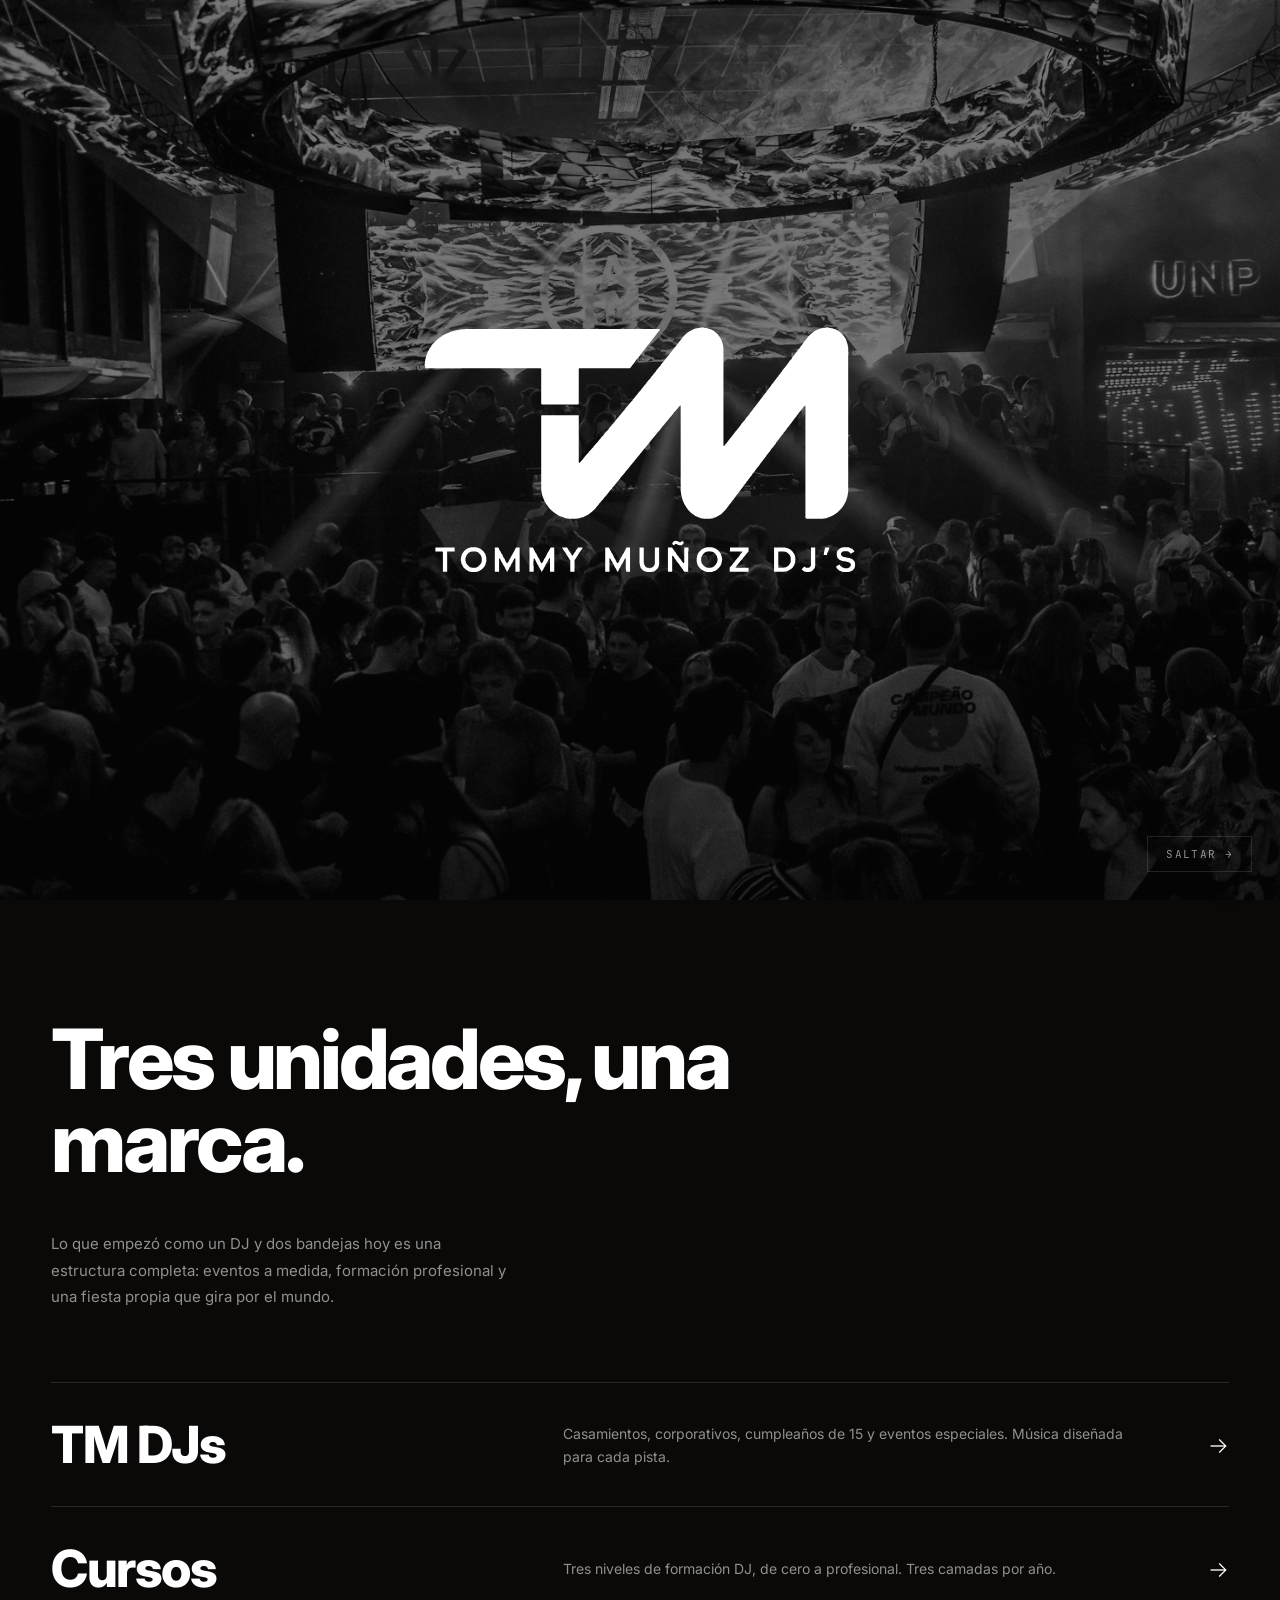
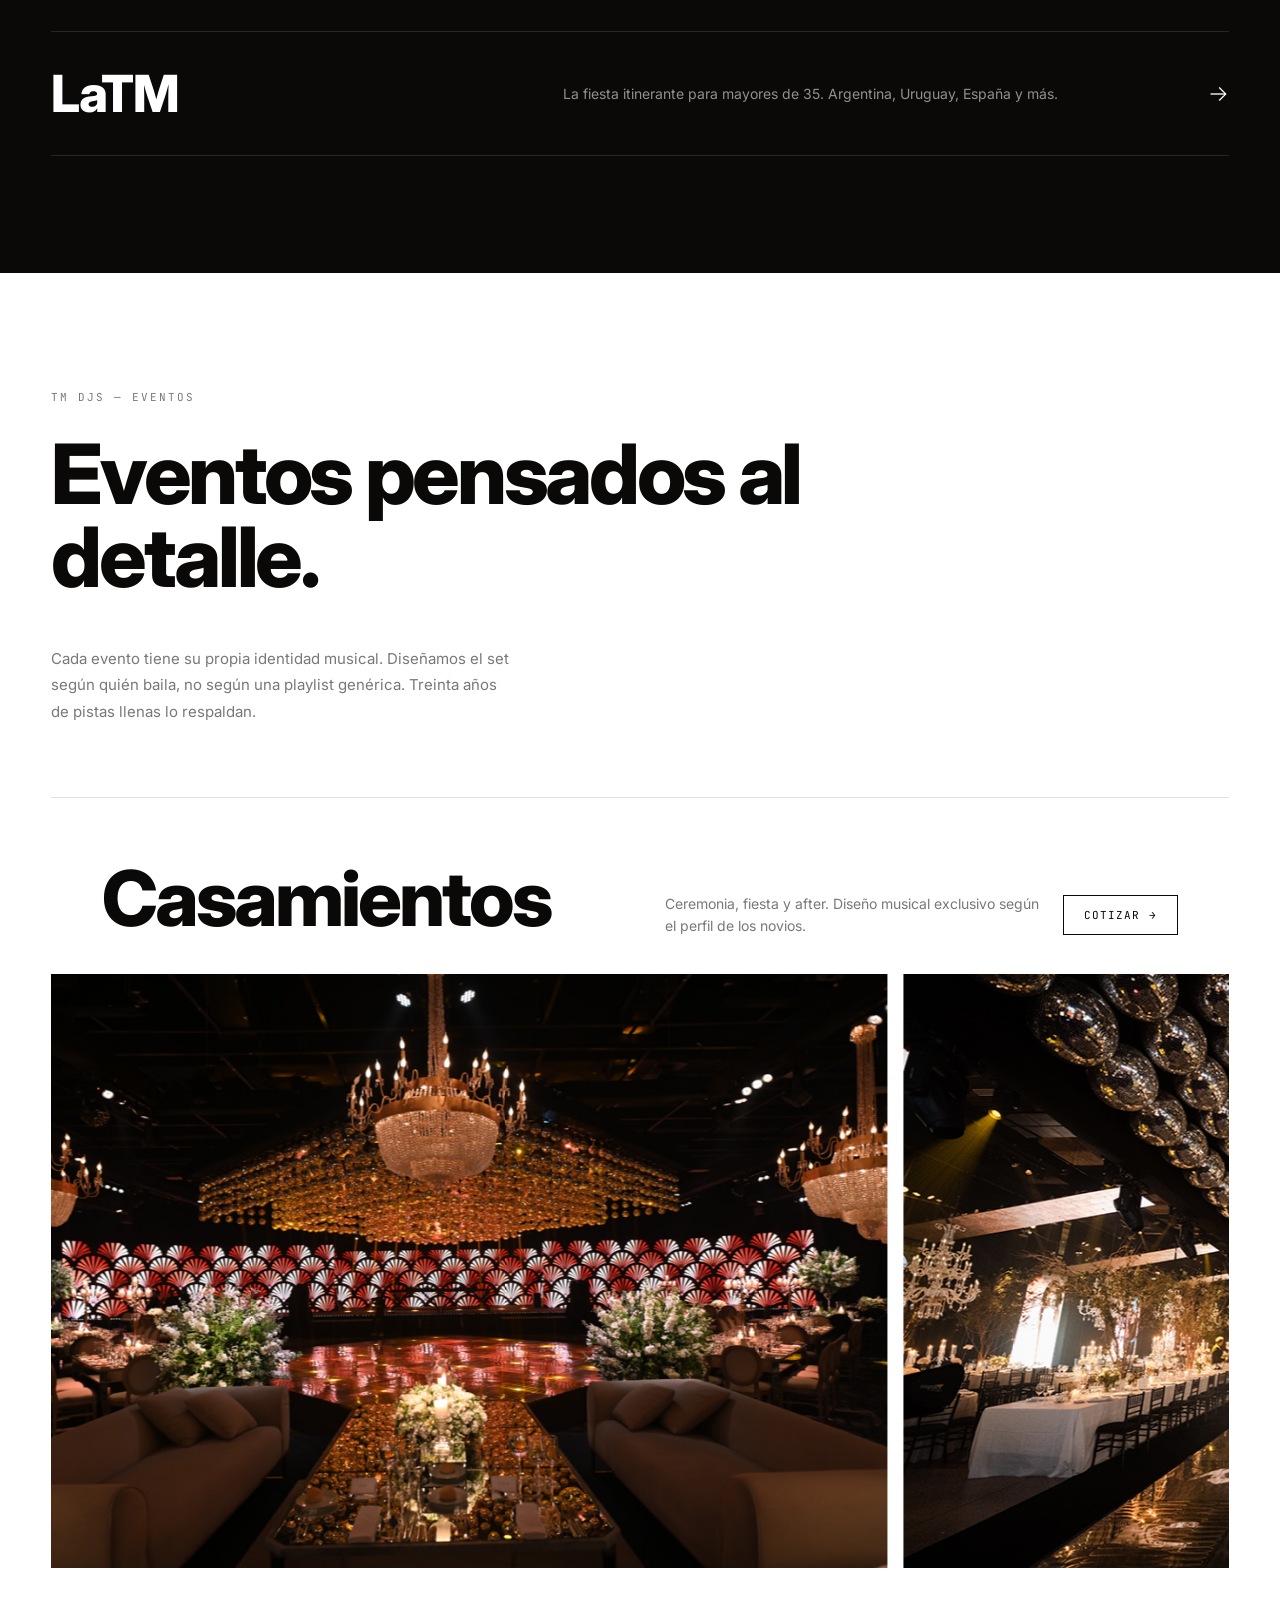
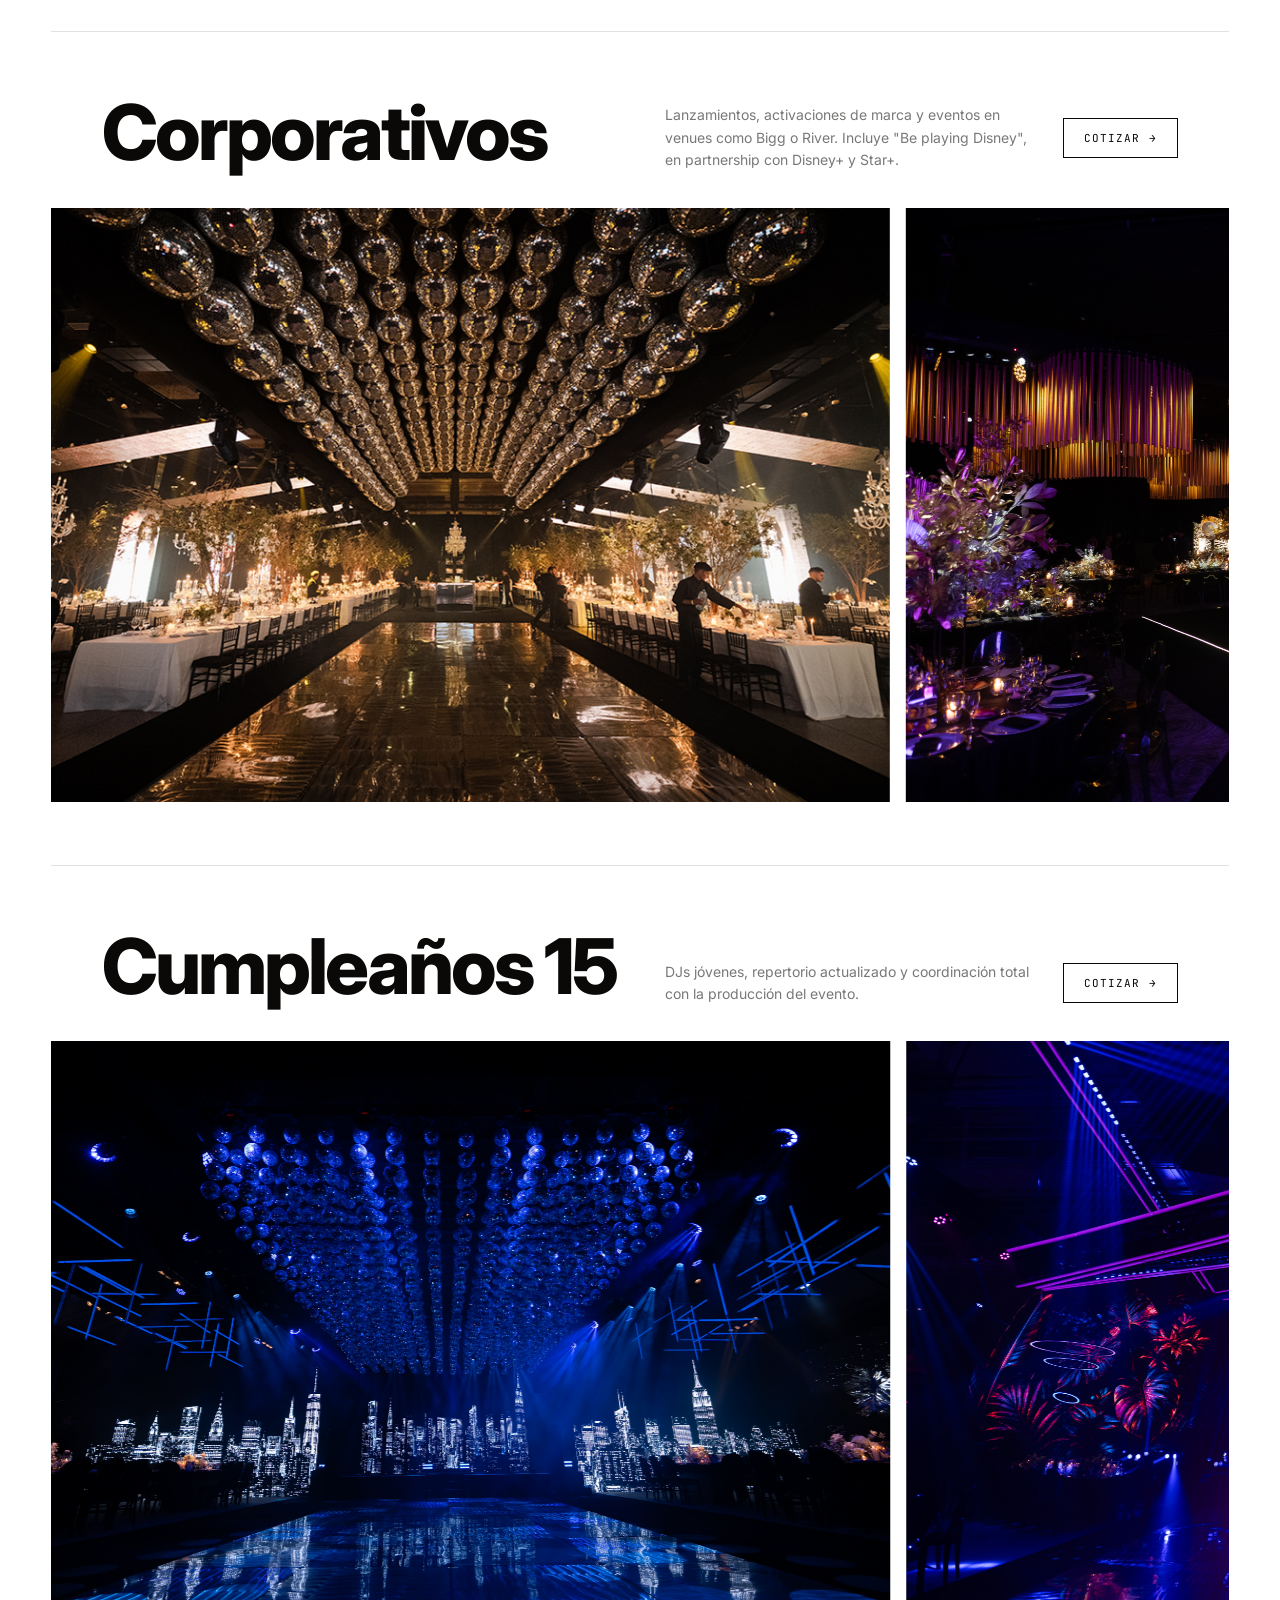
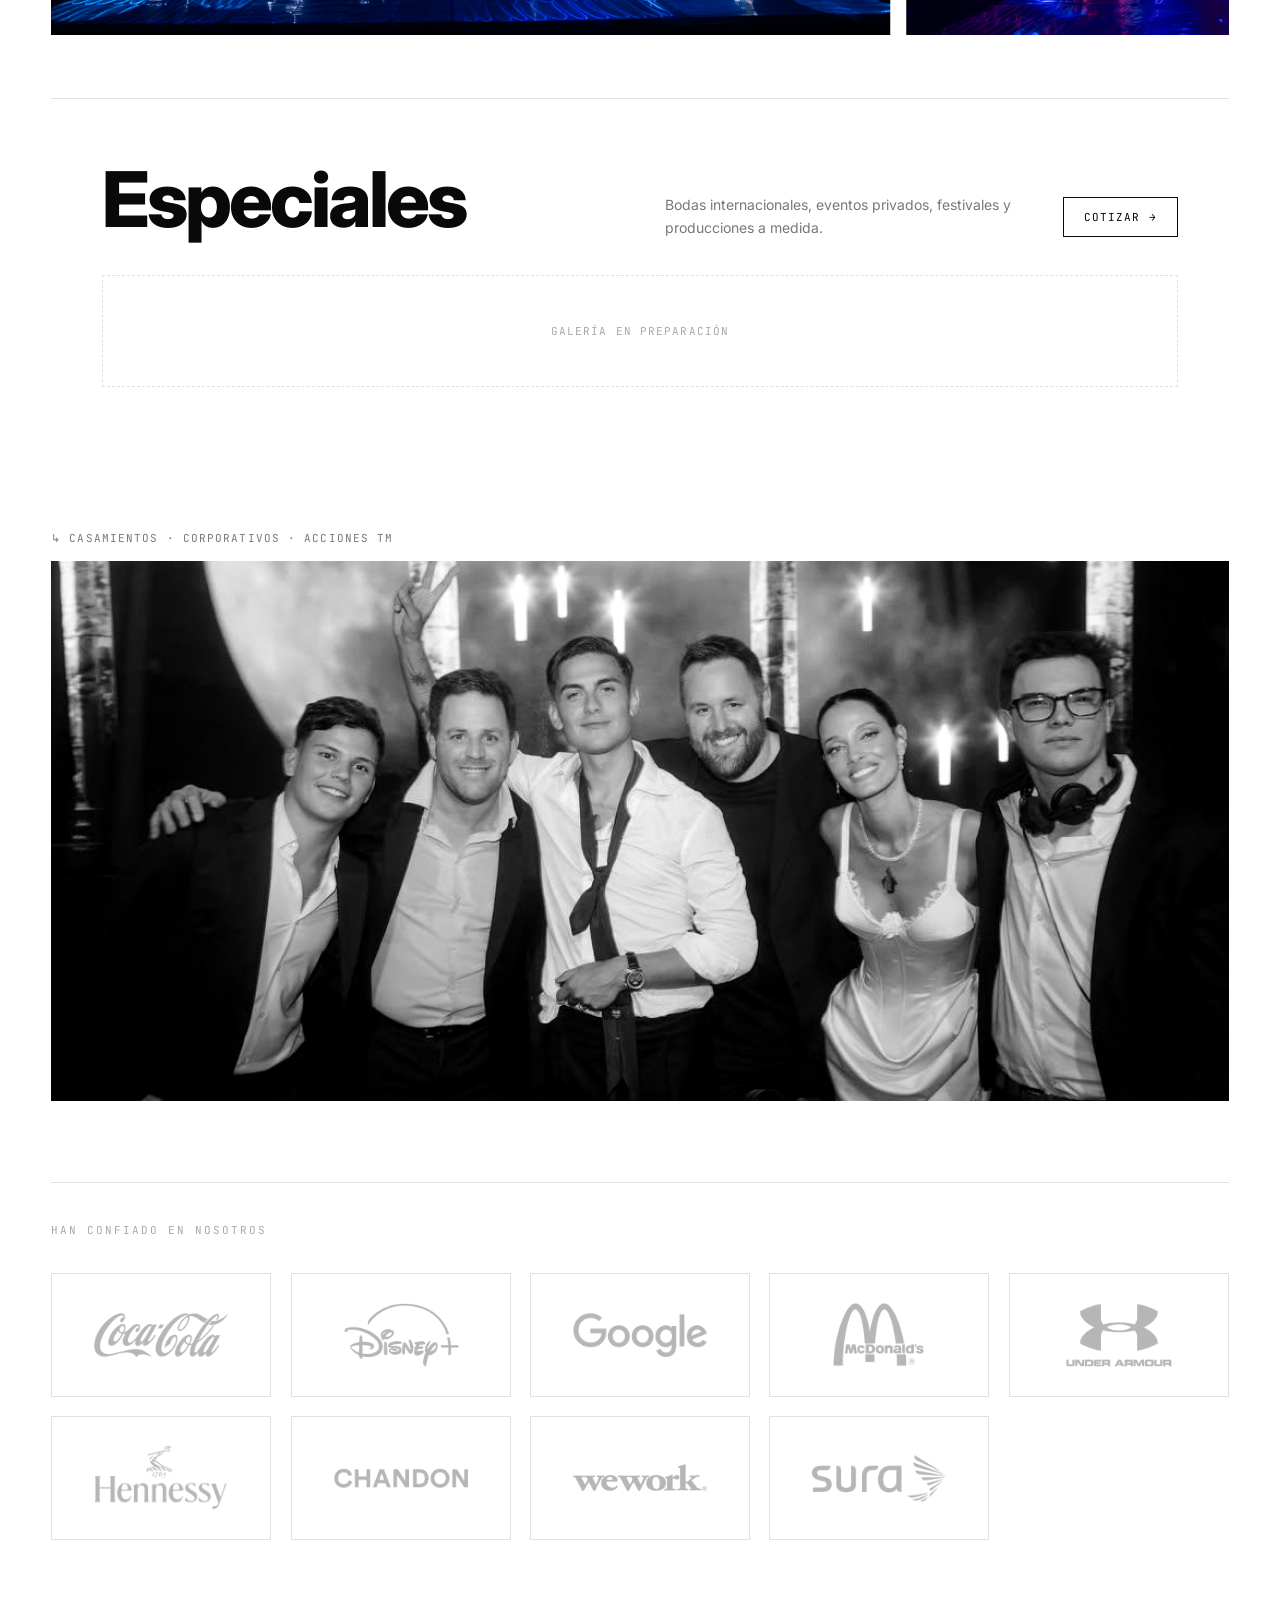
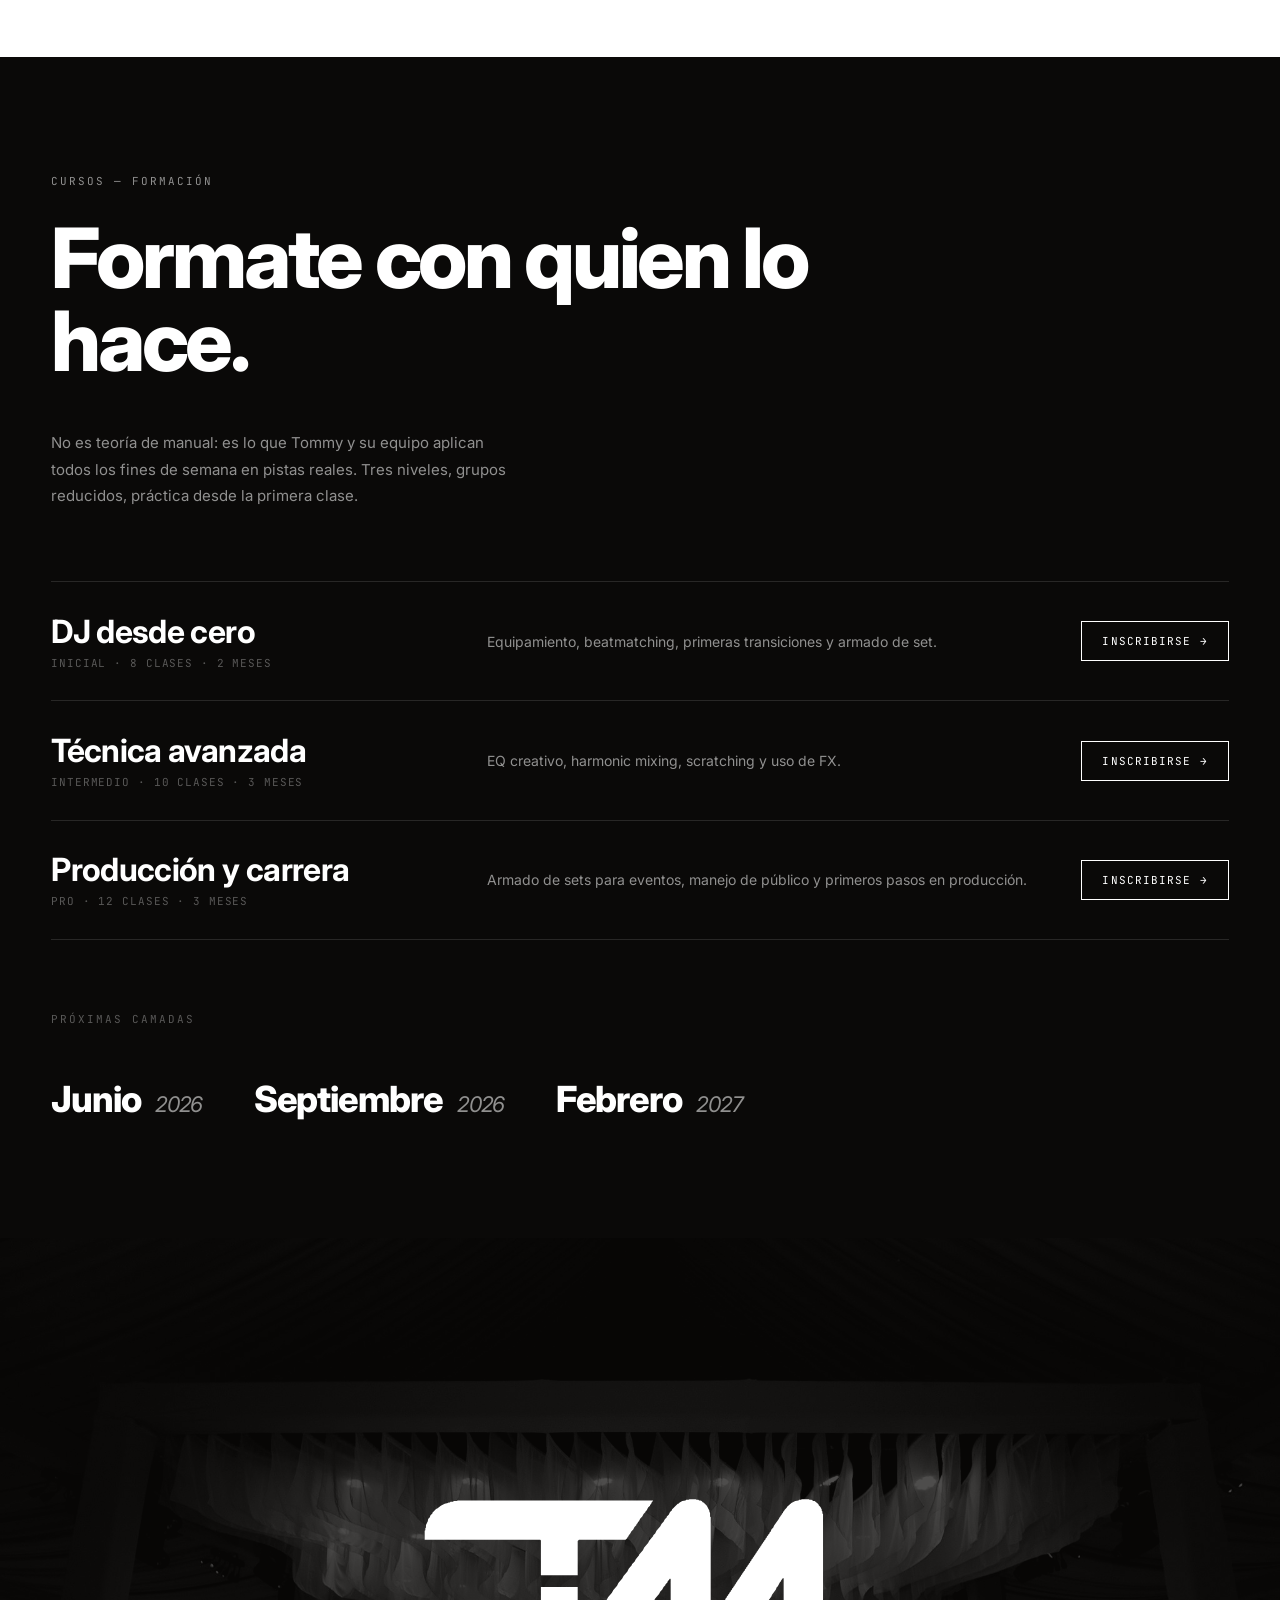
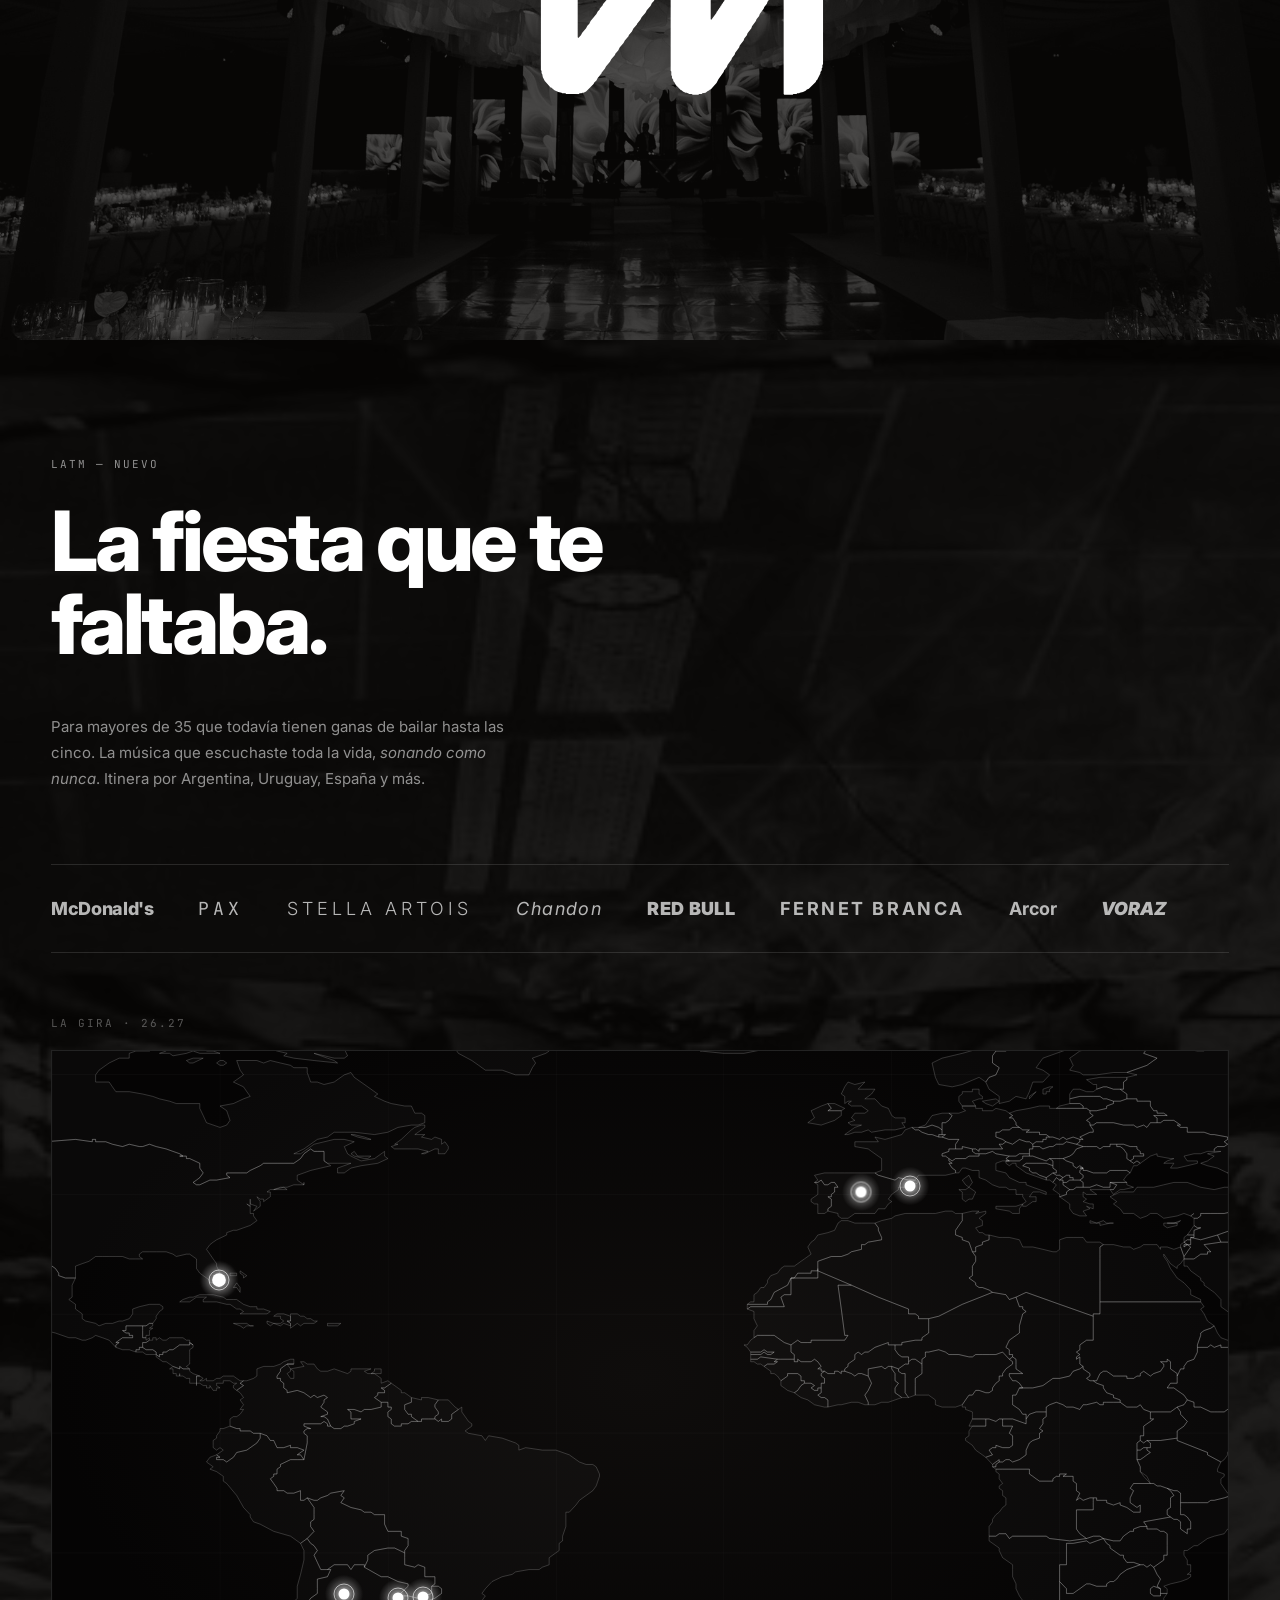
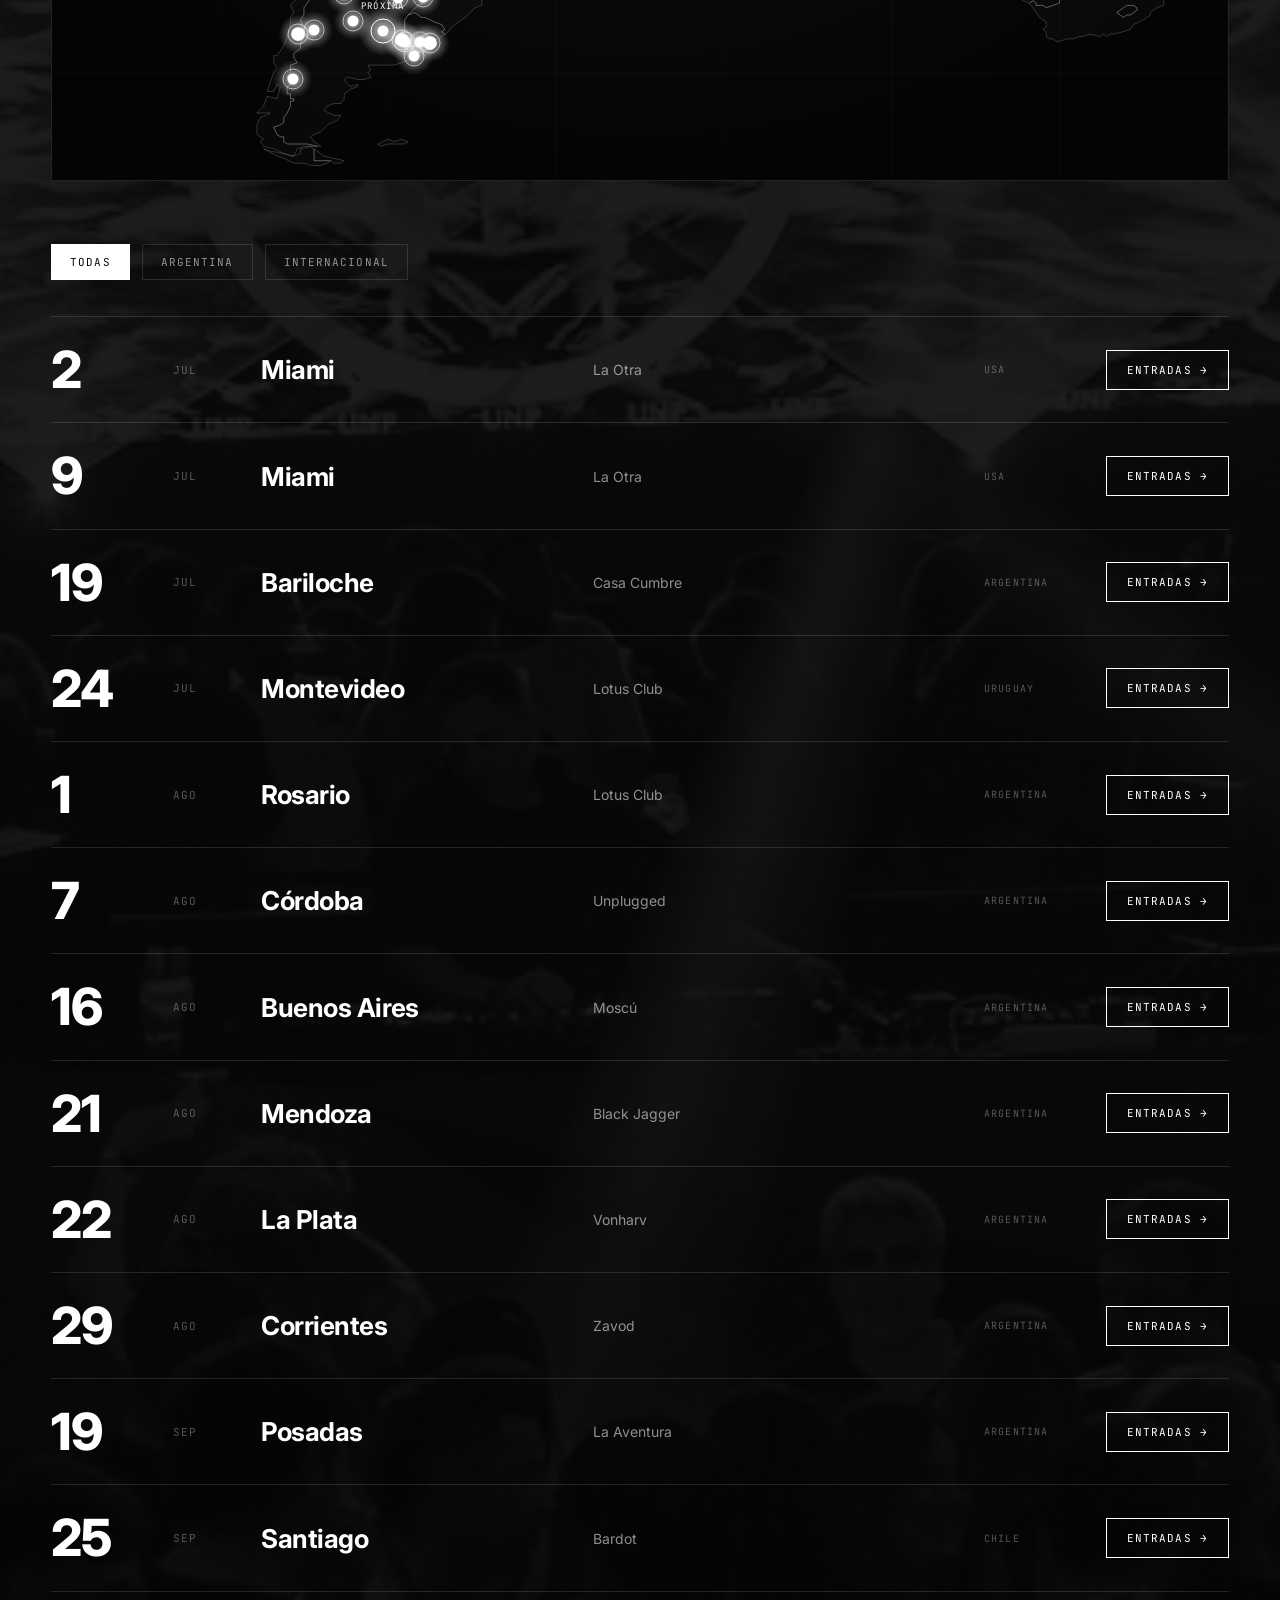
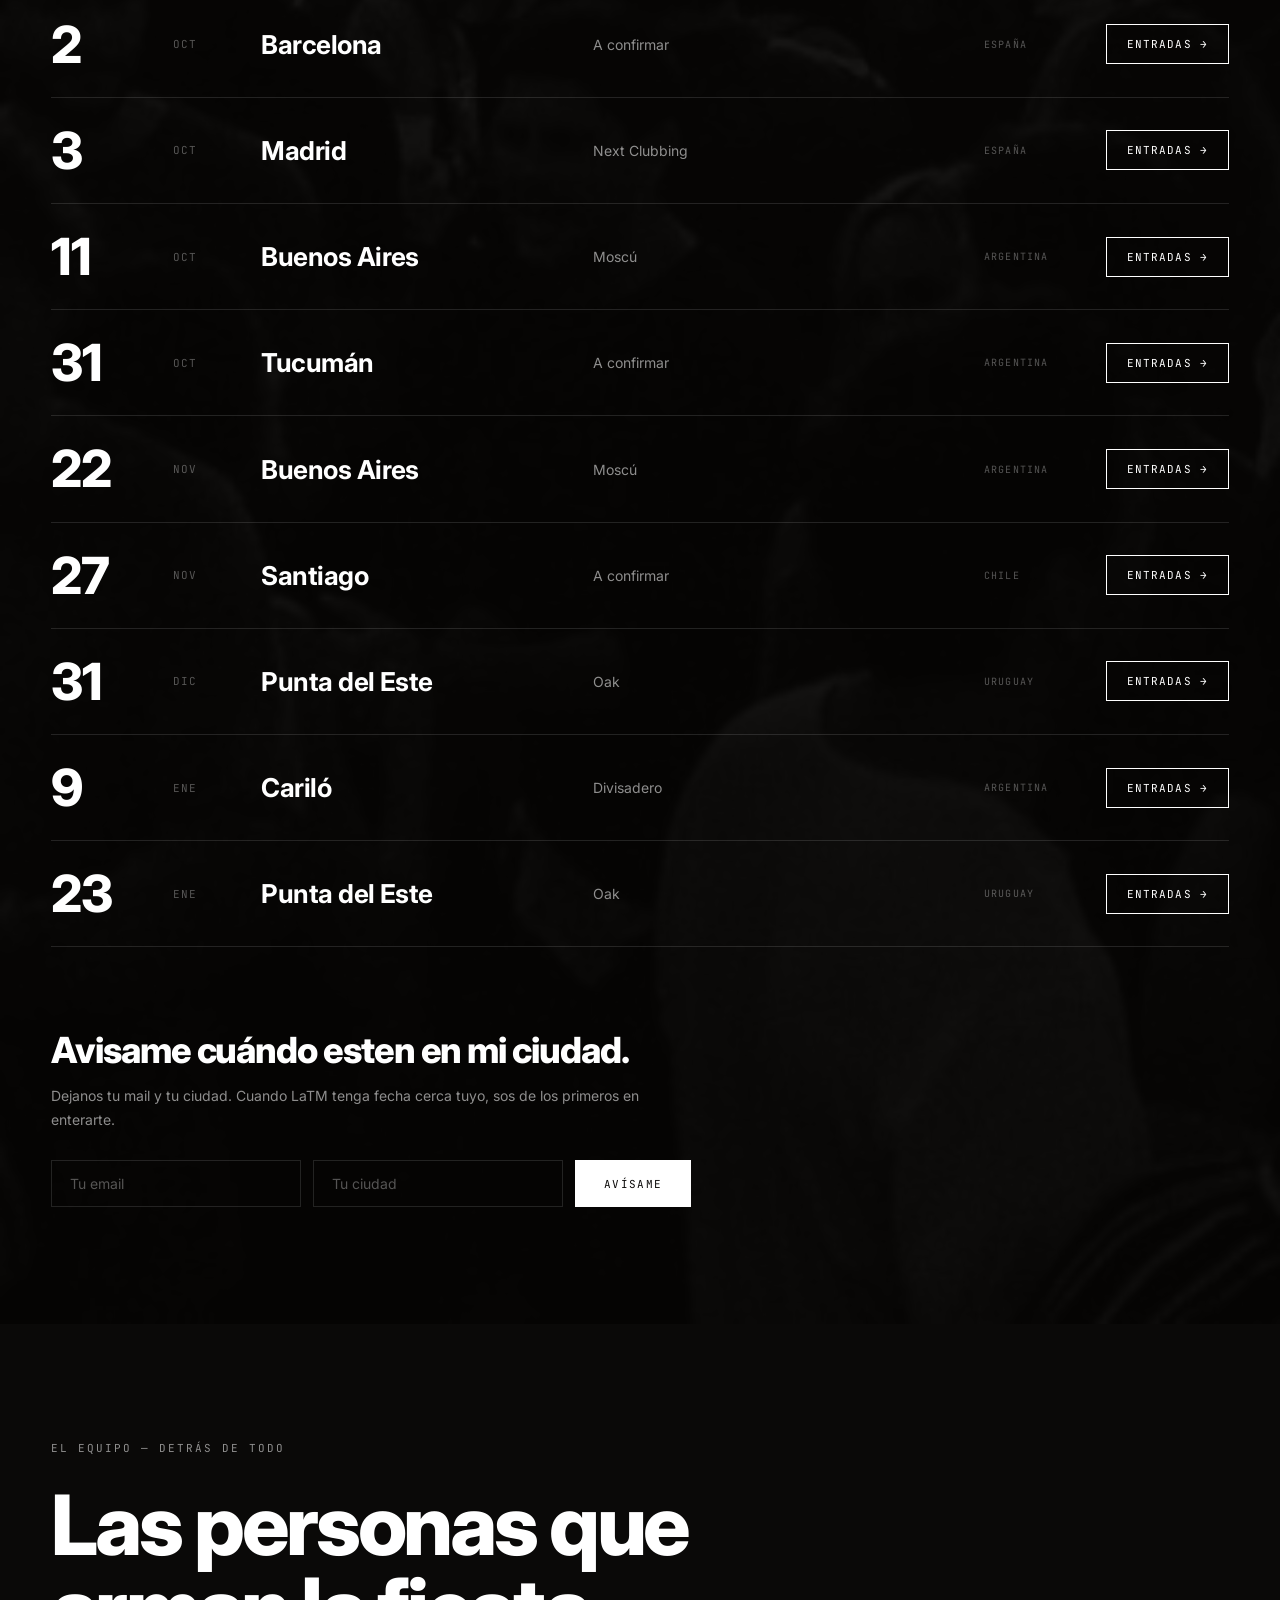
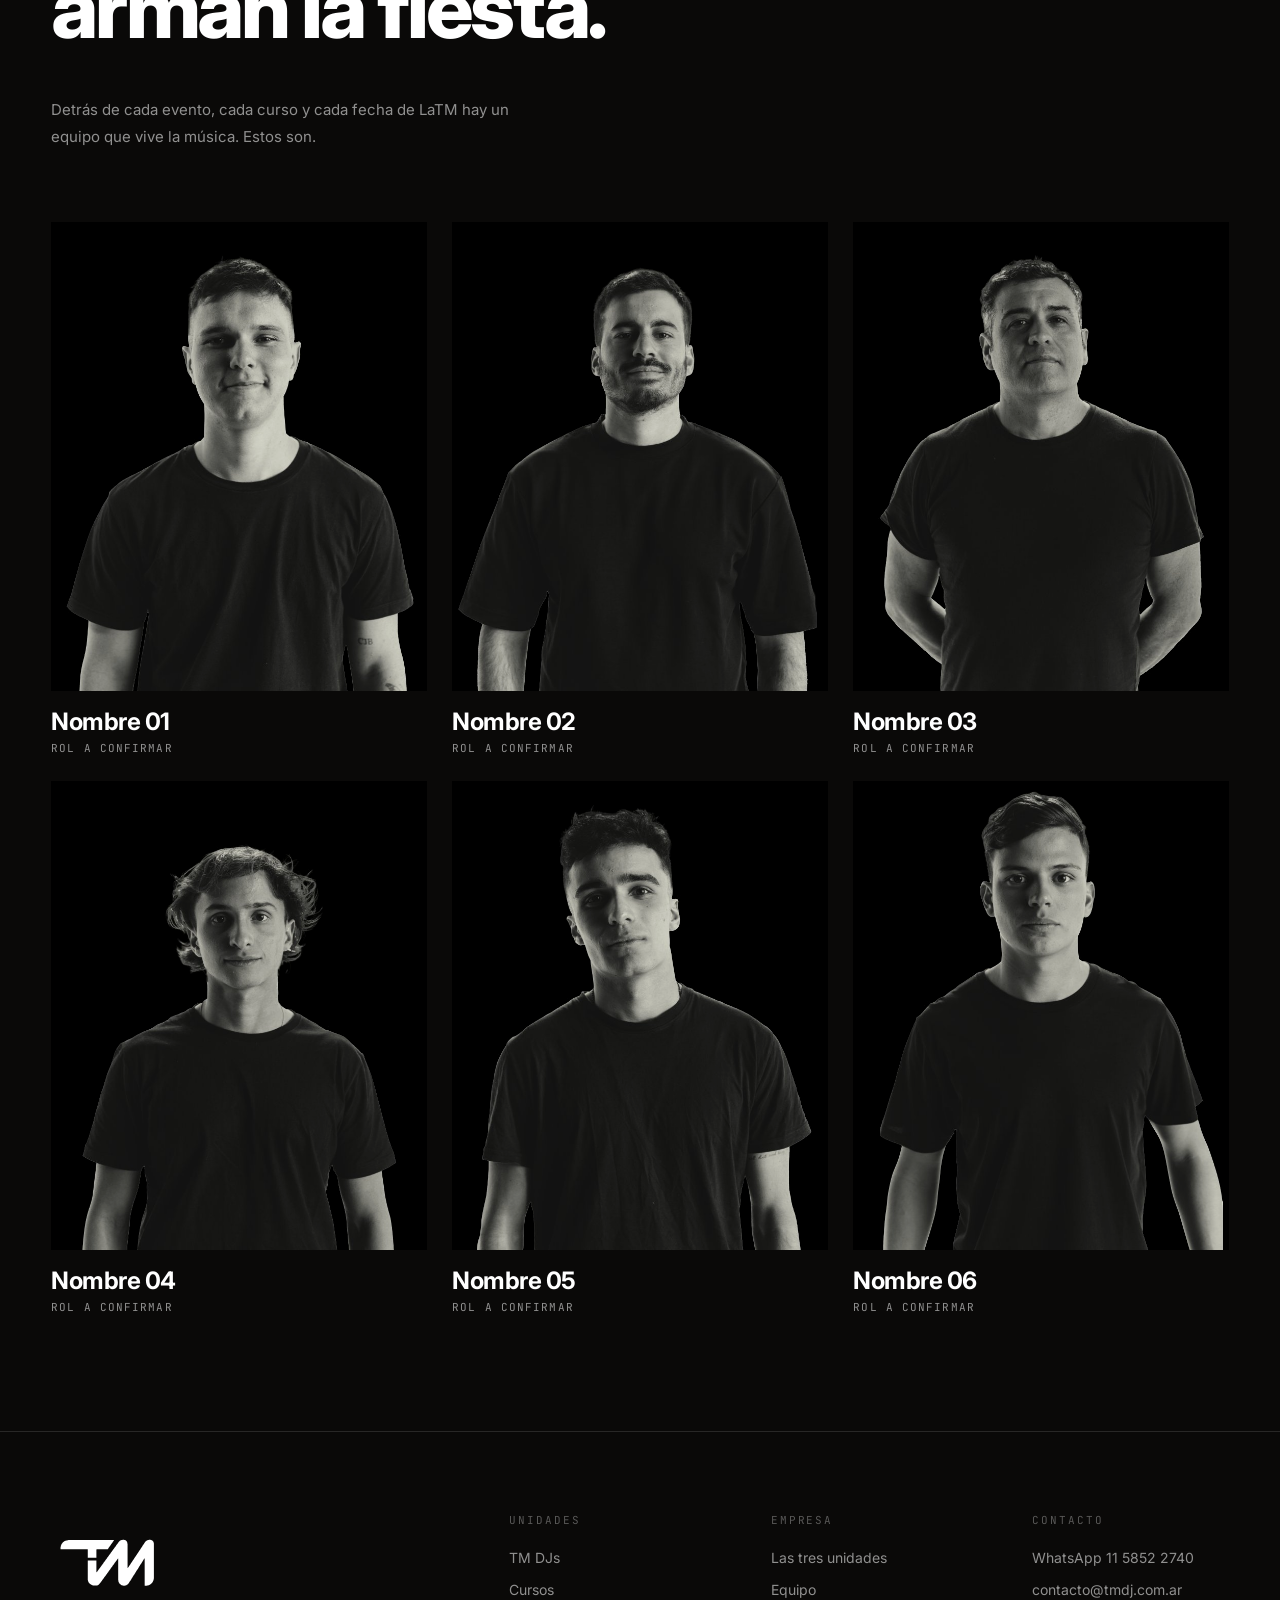
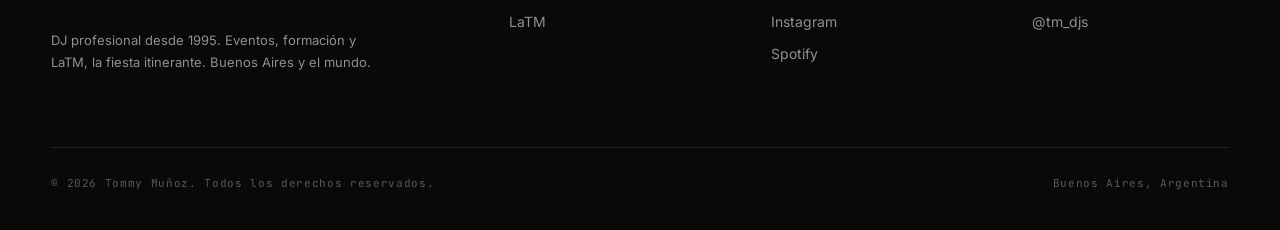
<file: index.html>
<!DOCTYPE html>
<html lang="es">
<head>
<meta charset="UTF-8">
<meta name="viewport" content="width=device-width, initial-scale=1.0">
<title>Tommy Muñoz — DJ profesional desde 1995</title>
<meta name="description" content="TM DJs, Cursos y LaTM. Hacemos los eventos que se recuerdan. Buenos Aires y el mundo, desde 1995.">
<link rel="preconnect" href="https://fonts.googleapis.com">
<link rel="preconnect" href="https://fonts.gstatic.com" crossorigin>
<link href="https://fonts.googleapis.com/css2?family=Inter:ital,wght@0,200..900;1,200..900&family=JetBrains+Mono:wght@400&display=swap" rel="stylesheet">
<link rel="stylesheet" href="css/style.css">
</head>
<body>

<!-- 00 · INTRO -->
<div class="coldopen" id="intro">
  <video id="intro-video" autoplay muted playsinline preload="auto" poster="img/latm-crowd.jpg">
    <source src="video/intro-mobile.mp4" media="(max-width: 760px)" type="video/mp4">
    <source src="video/intro-desktop.mp4" type="video/mp4">
  </video>
  <div class="intro-img" id="intro-img"></div>
  <div class="velo"></div>
  <div class="marca">
    <img class="logo-intro" src="img/tommy_munoz_logo_text.svg" alt="Tommy Muñoz DJs">
  </div>
  <button class="saltar" id="saltar-intro">Saltar →</button>
  <div class="progreso" id="intro-progreso"></div>
</div>

<!-- 01 · STICKY BAR -->
<div class="stickybar">
  <div class="fecha">
    <span class="dot"></span>
    <span><strong>LaTM</strong> — Próxima <span class="ocultar-mobile">· Rosario · sáb 1 ago</span></span>
  </div>
  <a href="#latm" class="verfechas">Ver fechas →</a>
</div>

<!-- 02 · NAV -->
<nav class="nav" id="nav">
  <a href="#" class="logo">
    <img class="logo-nav" src="img/tommy_munoz_logo.svg" alt="TM">
  </a>
  <ul>
    <li><a href="#tmdjs">TM DJs</a></li>
    <li><a href="#cursos">Cursos</a></li>
    <li><a href="#latm">LaTM</a></li>
    <li><a href="#equipo">Equipo</a></li>
    <li><a href="#contacto">Contacto</a></li>
  </ul>
  <button class="burger" id="burger" aria-label="Menú">
    <span></span><span></span><span></span>
  </button>
</nav>

<!-- Menú mobile -->
<div class="menumovil" id="menumovil">
  <button class="cerrar" id="cerrarmenu" aria-label="Cerrar">×</button>
  <a href="#tmdjs">TM DJs</a>
  <a href="#cursos">Cursos</a>
  <a href="#latm">LaTM</a>
  <a href="#equipo">Equipo</a>
  <a href="#contacto">Contacto</a>
</div>

<!-- 03 · HERO -->
<header class="hero">
  <div class="bg"></div>
  <div class="overlay"></div>
  <div class="contenido">
    <img class="logo-hero" src="img/tommy_munoz_logo_text.svg" alt="Tommy Muñoz DJs">
    <p class="sub">Hacemos los eventos que <em>se recuerdan</em>.</p>
    <p class="desc">Tres décadas de música en casamientos, eventos corporativos y festivales. Tres unidades, una sola obsesión: que la pista no pare.</p>
  </div>
  <div class="scrollhint">
    <span>Conocé las tres unidades</span>
    <span class="flecha">↓</span>
  </div>
</header>

<!-- 04 · TRES UNIDADES -->
<section class="seccion" id="unidades">
  <div class="inner">
    <div class="cabecera reveal">
      <h2 class="titulo">Tres unidades, una marca.</h2>
      <p class="intro">Lo que empezó como un DJ y dos bandejas hoy es una estructura completa: eventos a medida, formación profesional y una fiesta propia que gira por el mundo.</p>
    </div>
    <div class="unidades-lista reveal">
      <a href="#tmdjs" class="unidad">
        
        <span class="nombre">TM DJs</span>
        <span class="det">Casamientos, corporativos, cumpleaños de 15 y eventos especiales. Música diseñada para cada pista.</span>
        <span class="flecha">→</span>
      </a>
      <a href="#cursos" class="unidad">
        
        <span class="nombre">Cursos</span>
        <span class="det">Tres niveles de formación DJ, de cero a profesional. Tres camadas por año.</span>
        <span class="flecha">→</span>
      </a>
      <a href="#latm" class="unidad">
        
        <span class="nombre">LaTM</span>
        <span class="det">La fiesta itinerante para mayores de 35. Argentina, Uruguay, España y más.</span>
        <span class="flecha">→</span>
      </a>
    </div>
  </div>
</section>

<!-- 05 · TM DJS -->
<section class="seccion clara" id="tmdjs">
  <div class="inner">
    <div class="cabecera reveal">
      <div>
        <p class="eyebrow">TM DJs — Eventos</p>
        <h2 class="titulo">Eventos pensados al detalle.</h2>
      </div>
      <p class="intro">Cada evento tiene su propia identidad musical. Diseñamos el set según quién baila, no según una playlist genérica. Treinta años de pistas llenas lo respaldan.</p>
    </div>

    <div id="capitulos"></div>

    <div class="visual reveal">
      <p class="label">↳ Casamientos · Corporativos · Acciones TM</p>
      <img src="img/casorio-tmdj.jpg" alt="Equipo TM DJs en un casamiento" loading="lazy">
    </div>

    <div class="brands reveal">
      <p class="label">Han confiado en nosotros</p>
      <div class="logos">
        <a href="#" aria-label="Coca-Cola"><img src="img/logos/logo-cocacola.png" alt="Coca-Cola" loading="lazy"></a>
        <a href="#" aria-label="Disney+"><img src="img/logos/logo-disney.png" alt="Disney+" loading="lazy"></a>
        <a href="#" aria-label="Google"><img src="img/logos/logo-google.png" alt="Google" loading="lazy"></a>
        <a href="#" aria-label="McDonald's"><img src="img/logos/logo-mcdonalds.png" alt="McDonald's" loading="lazy"></a>
        <a href="#" aria-label="Under Armour"><img src="img/logos/logo-underarmour.png" alt="Under Armour" loading="lazy"></a>
        <a href="#" aria-label="Hennessy"><img src="img/logos/logo-hennessy.png" alt="Hennessy" loading="lazy"></a>
        <a href="#" aria-label="Chandon"><img src="img/logos/logo-chandon.png" alt="Chandon" loading="lazy"></a>
        <a href="#" aria-label="WeWork"><img src="img/logos/logo-wework.png" alt="WeWork" loading="lazy"></a>
        <a href="#" aria-label="Sura"><img src="img/logos/logo-sura.png" alt="Sura" loading="lazy"></a>
      </div>
    </div>
  </div>
</section>

<!-- 06 · CURSOS -->
<section class="seccion" id="cursos">
  <div class="inner">
    <div class="cabecera reveal">
      <div>
        <p class="eyebrow">Cursos — Formación</p>
        <h2 class="titulo">Formate con quien lo hace.</h2>
      </div>
      <p class="intro">No es teoría de manual: es lo que Tommy y su equipo aplican todos los fines de semana en pistas reales. Tres niveles, grupos reducidos, práctica desde la primera clase.</p>
    </div>

    <div class="items-lista reveal">
      <div class="item">
        
        <span class="nombre">DJ desde cero<small>Inicial · 8 clases · 2 meses</small></span>
        <span class="det">Equipamiento, beatmatching, primeras transiciones y armado de set.</span>
        <a class="cta" href="https://wa.me/541158522740?text=Hola%2C%20quiero%20inscribirme%20al%20curso%20inicial" target="_blank" rel="noopener">INSCRIBIRSE →</a>
      </div>
      <div class="item">
        
        <span class="nombre">Técnica avanzada<small>Intermedio · 10 clases · 3 meses</small></span>
        <span class="det">EQ creativo, harmonic mixing, scratching y uso de FX.</span>
        <a class="cta" href="https://wa.me/541158522740?text=Hola%2C%20quiero%20inscribirme%20al%20curso%20intermedio" target="_blank" rel="noopener">INSCRIBIRSE →</a>
      </div>
      <div class="item">
        
        <span class="nombre">Producción y carrera<small>Pro · 12 clases · 3 meses</small></span>
        <span class="det">Armado de sets para eventos, manejo de público y primeros pasos en producción.</span>
        <a class="cta" href="https://wa.me/541158522740?text=Hola%2C%20quiero%20inscribirme%20al%20curso%20pro" target="_blank" rel="noopener">INSCRIBIRSE →</a>
      </div>
    </div>

    <div class="camadas reveal">
      <p class="label">Próximas camadas</p>
      <span class="fecha-camada">Junio <em>2026</em></span>
      <span class="fecha-camada">Septiembre <em>2026</em></span>
      <span class="fecha-camada">Febrero <em>2027</em></span>
    </div>
  </div>
</section>

<!-- 07 · BANNER INTERMEDIO -->
<section class="banner-mid">
  <div class="bg banner-foto"></div>
  <div class="overlay"></div>
  <div class="banner-logo">
    <img class="logo-banner" src="img/tommy_munoz_logo.svg" alt="TM">
  </div>
</section>

<!-- 08 · LATM -->
<section class="seccion latm" id="latm">
  <div class="bg"></div>
  <div class="overlay"></div>
  <div class="inner">
    <div class="cabecera reveal">
      <div>
        <p class="eyebrow">LaTM — Nuevo</p>
        <h2 class="titulo">La fiesta que te faltaba.</h2>
      </div>
      <p class="intro">Para mayores de 35 que todavía tienen ganas de bailar hasta las cinco. La música que escuchaste toda la vida, <em>sonando como nunca</em>. Itinera por Argentina, Uruguay, España y más.</p>
    </div>

    <div class="sponsors reveal">
      <span class="s-mcd">McDonald's</span>
      <span class="s-pax">PAX</span>
      <span class="s-stella">Stella Artois</span>
      <span class="s-chandon">Chandon</span>
      <span class="s-redbull">Red Bull</span>
      <span class="s-fernet">Fernet Branca</span>
      <span class="s-arcor">Arcor</span>
      <span class="s-voraz">Voraz</span>
    </div>

    <div class="latm-mapa reveal">
      <p class="mapa-label">La gira · 26.27</p>
      <div class="mapa-wrap" id="latm-mapa"></div>
    </div>

    <div class="filtros reveal">
      <button class="filtro activo" data-filtro="todas">Todas</button>
      <button class="filtro" data-filtro="argentina">Argentina</button>
      <button class="filtro" data-filtro="internacional">Internacional</button>
    </div>

    <div class="agenda reveal" id="agenda"></div>

    <div class="aviso reveal">
      <h3>Avisame cuándo esten en mi ciudad.</h3>
      <p>Dejanos tu mail y tu ciudad. Cuando LaTM tenga fecha cerca tuyo, sos de los primeros en enterarte.</p>
      <form id="form-aviso">
        <div class="campos">
          <input type="email" id="aviso-email" placeholder="Tu email" required>
          <input type="text" id="aviso-ciudad" placeholder="Tu ciudad" required>
          <button type="submit">AVÍSAME</button>
        </div>
        <p class="ok" id="aviso-ok">Listo. Te avisamos cuando LaTM pase por tu ciudad.</p>
      </form>
    </div>
  </div>
</section>

<!-- 09 · EQUIPO -->
<section class="seccion equipo" id="equipo">
  <div class="inner">
    <div class="cabecera reveal">
      <div>
        <p class="eyebrow">El equipo — Detrás de todo</p>
        <h2 class="titulo">Las personas que arman la fiesta.</h2>
      </div>
      <p class="intro">Detrás de cada evento, cada curso y cada fecha de LaTM hay un equipo que vive la música. Estos son.</p>
    </div>

    <div class="equipo-grid reveal">
      <figure class="miembro">
        <div class="retrato"><img src="img/team/team-01.png" alt="Miembro del equipo TM" loading="lazy"></div>
        <figcaption><span class="nombre">Nombre 01</span><span class="rol">Rol a confirmar</span></figcaption>
      </figure>
      <figure class="miembro">
        <div class="retrato"><img src="img/team/team-02.png" alt="Miembro del equipo TM" loading="lazy"></div>
        <figcaption><span class="nombre">Nombre 02</span><span class="rol">Rol a confirmar</span></figcaption>
      </figure>
      <figure class="miembro">
        <div class="retrato"><img src="img/team/team-03.png" alt="Miembro del equipo TM" loading="lazy"></div>
        <figcaption><span class="nombre">Nombre 03</span><span class="rol">Rol a confirmar</span></figcaption>
      </figure>
      <figure class="miembro">
        <div class="retrato"><img src="img/team/team-04.png" alt="Miembro del equipo TM" loading="lazy"></div>
        <figcaption><span class="nombre">Nombre 04</span><span class="rol">Rol a confirmar</span></figcaption>
      </figure>
      <figure class="miembro">
        <div class="retrato"><img src="img/team/team-05.png" alt="Miembro del equipo TM" loading="lazy"></div>
        <figcaption><span class="nombre">Nombre 05</span><span class="rol">Rol a confirmar</span></figcaption>
      </figure>
      <figure class="miembro">
        <div class="retrato"><img src="img/team/team-06.png" alt="Miembro del equipo TM" loading="lazy"></div>
        <figcaption><span class="nombre">Nombre 06</span><span class="rol">Rol a confirmar</span></figcaption>
      </figure>
    </div>
  </div>
</section>

<!-- 10 · FOOTER -->
<footer class="footer" id="contacto">
  <div class="grid">
    <div class="marca">
      <img class="logo-footer" src="img/tommy_munoz_logo.svg" alt="Tommy Muñoz DJs">
      <p>DJ profesional desde 1995. Eventos, formación y LaTM, la fiesta itinerante. Buenos Aires y el mundo.</p>
    </div>
    <div>
      <h4>Unidades</h4>
      <ul>
        <li><a href="#tmdjs">TM DJs</a></li>
        <li><a href="#cursos">Cursos</a></li>
        <li><a href="#latm">LaTM</a></li>
      </ul>
    </div>
    <div>
      <h4>Empresa</h4>
      <ul>
        <li><a href="#unidades">Las tres unidades</a></li>
        <li><a href="#equipo">Equipo</a></li>
        <li><a href="https://instagram.com/tm_djs" target="_blank" rel="noopener">Instagram</a></li>
        <li><a href="https://open.spotify.com" target="_blank" rel="noopener">Spotify</a></li>
      </ul>
    </div>
    <div>
      <h4>Contacto</h4>
      <ul>
        <li><a href="https://wa.me/541158522740" target="_blank" rel="noopener">WhatsApp 11 5852 2740</a></li>
        <li><a href="mailto:contacto@tmdj.com.ar">contacto@tmdj.com.ar</a></li>
        <li><a href="https://instagram.com/tm_djs" target="_blank" rel="noopener">@tm_djs</a></li>
      </ul>
    </div>
  </div>
  <div class="bottom">
    <span>© 2026 Tommy Muñoz. Todos los derechos reservados.</span>
    <span>Buenos Aires, Argentina</span>
  </div>
</footer>

<!-- FLOATING -->
<a class="wsp" href="https://wa.me/541158522740" target="_blank" rel="noopener" aria-label="WhatsApp">
  <svg viewBox="0 0 24 24" xmlns="http://www.w3.org/2000/svg"><path d="M17.472 14.382c-.297-.149-1.758-.867-2.03-.967-.273-.099-.471-.148-.67.15-.197.297-.767.966-.94 1.164-.173.199-.347.223-.644.075-.297-.15-1.255-.463-2.39-1.475-.883-.788-1.48-1.761-1.653-2.059-.173-.297-.018-.458.13-.606.134-.133.298-.347.446-.52.149-.174.198-.298.298-.497.099-.198.05-.371-.025-.52-.075-.149-.669-1.612-.916-2.207-.242-.579-.487-.5-.669-.51-.173-.008-.371-.01-.57-.01-.198 0-.52.074-.792.372-.272.297-1.04 1.016-1.04 2.479 0 1.462 1.065 2.875 1.213 3.074.149.198 2.096 3.2 5.077 4.487.709.306 1.262.489 1.694.625.712.227 1.36.195 1.871.118.571-.085 1.758-.719 2.006-1.413.248-.694.248-1.289.173-1.413-.074-.124-.272-.198-.57-.347m-5.421 7.403h-.004a9.87 9.87 0 01-5.031-1.378l-.361-.214-3.741.982.998-3.648-.235-.374a9.86 9.86 0 01-1.51-5.26c.001-5.45 4.436-9.884 9.888-9.884 2.64 0 5.122 1.03 6.988 2.898a9.825 9.825 0 012.893 6.994c-.003 5.45-4.437 9.884-9.885 9.884m8.413-18.297A11.815 11.815 0 0012.05 0C5.495 0 .16 5.335.157 11.892c0 2.096.547 4.142 1.588 5.945L.057 24l6.305-1.654a11.882 11.882 0 005.683 1.448h.005c6.554 0 11.89-5.335 11.893-11.893a11.821 11.821 0 00-3.48-8.413z"/></svg>
</a>

<div class="badge-proto">Prototipo</div>

<!-- LIGHTBOX galería -->
<div class="lightbox" id="lightbox" aria-hidden="true">
  <div class="lb-bar">
    <span class="lb-title"></span>
    <span class="lb-count"></span>
    <button class="lb-cerrar" type="button" aria-label="Cerrar">×</button>
  </div>
  <button class="lb-prev" type="button" aria-label="Anterior">‹</button>
  <img class="lb-img" alt="Galería de eventos">
  <button class="lb-next" type="button" aria-label="Siguiente">›</button>
</div>

<script src="js/main.js"></script>

</body>
</html>
</file>
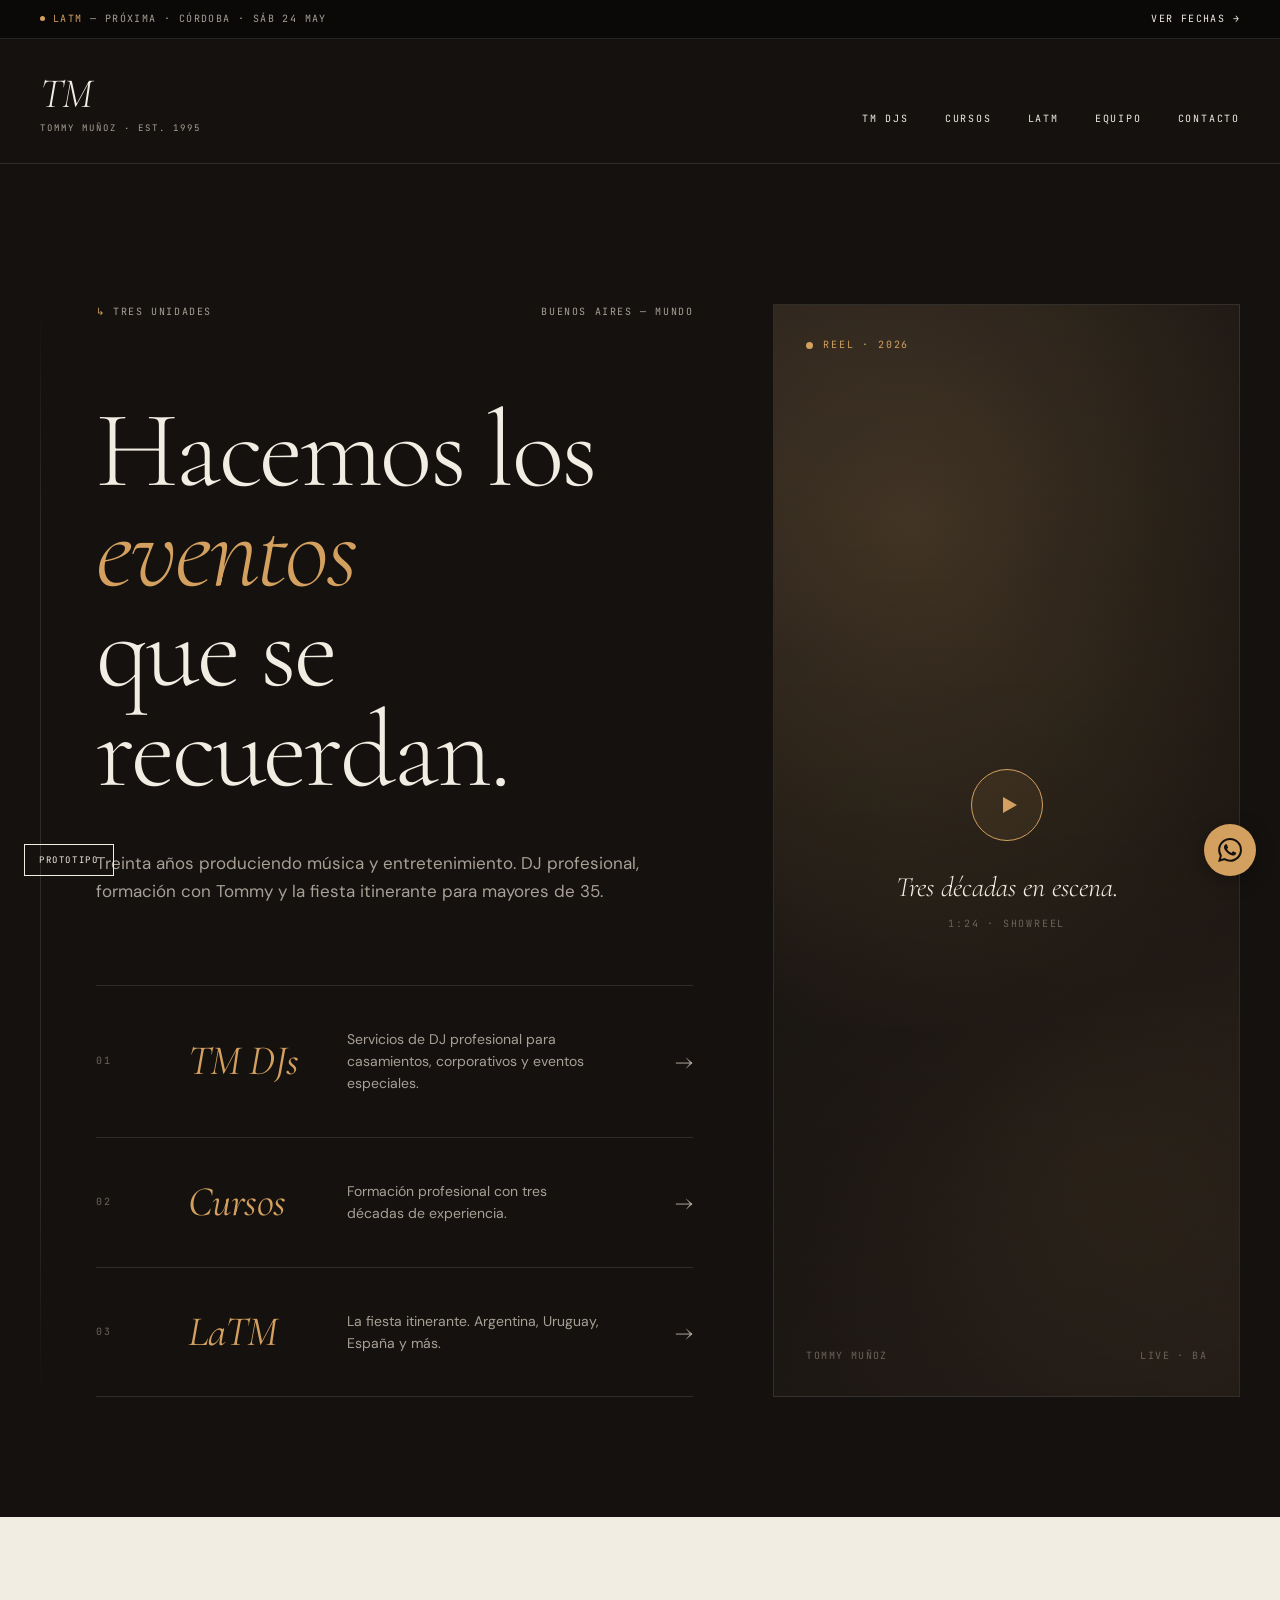
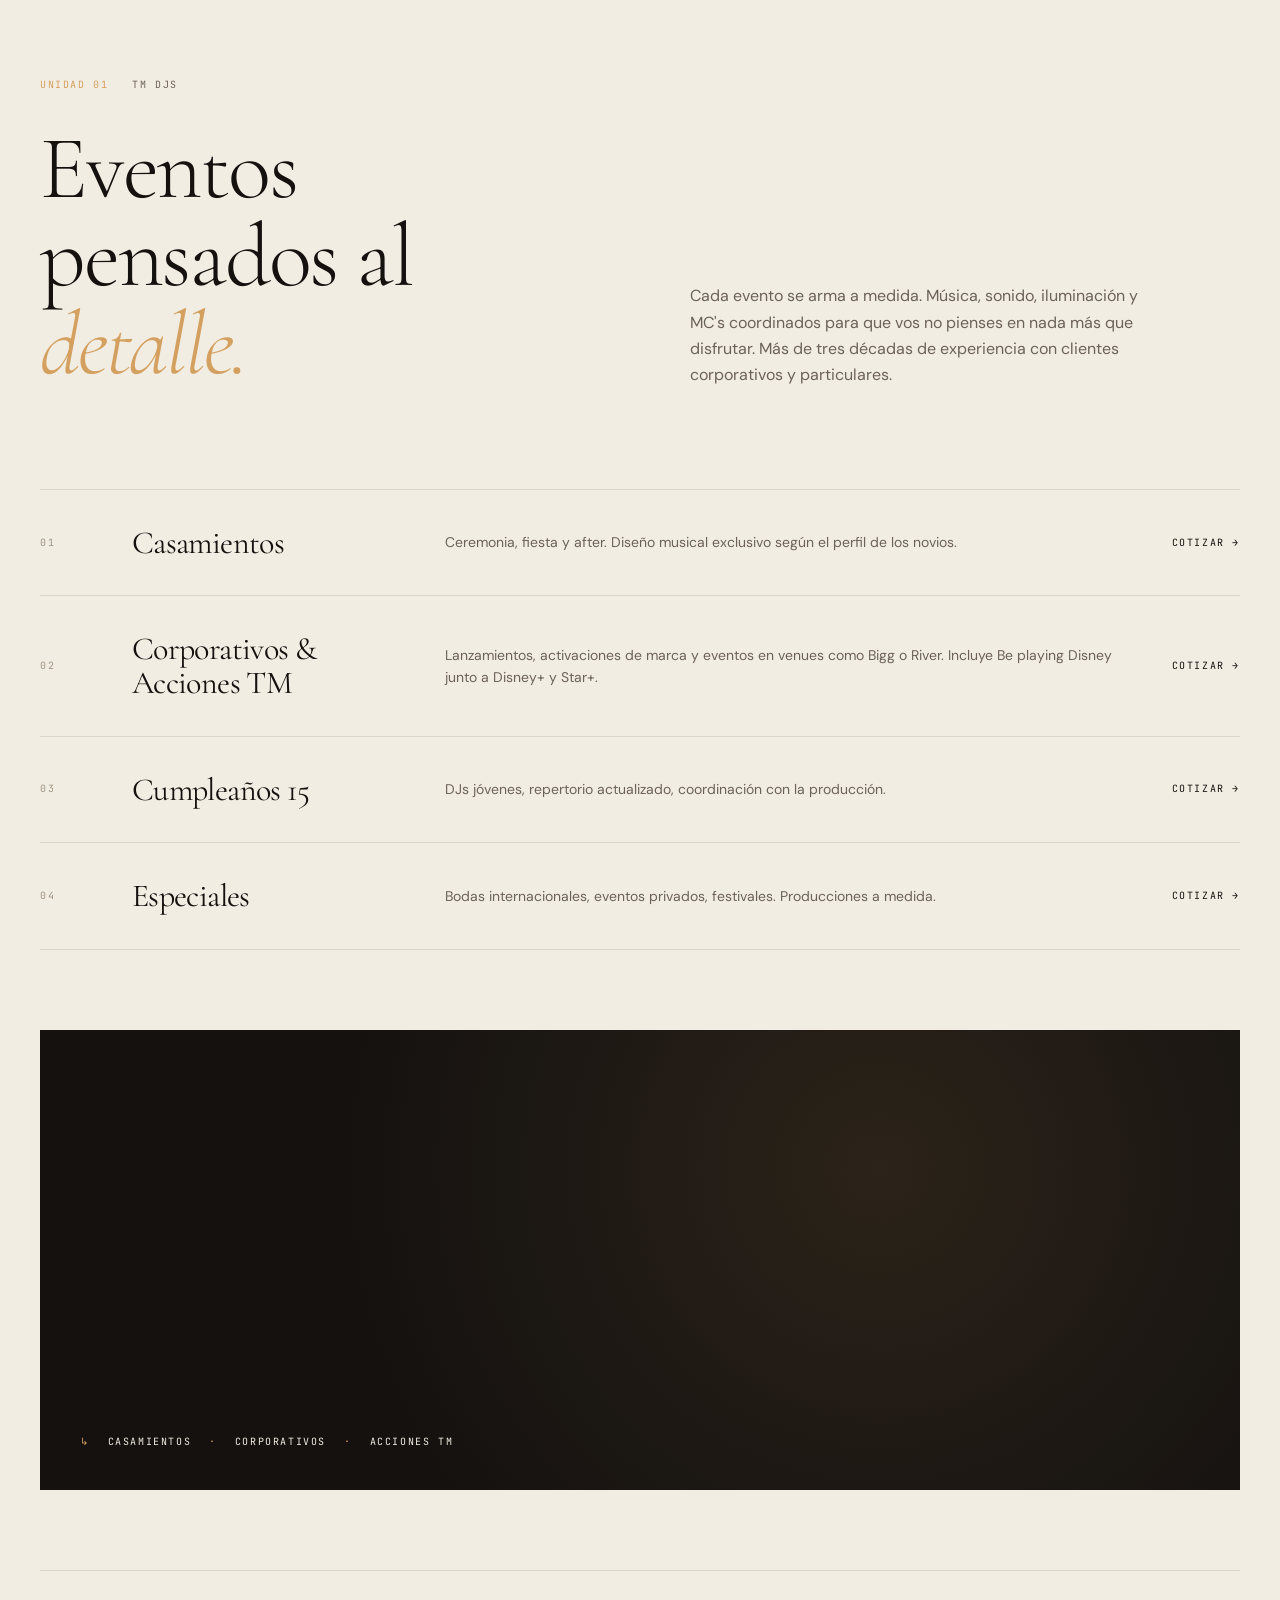
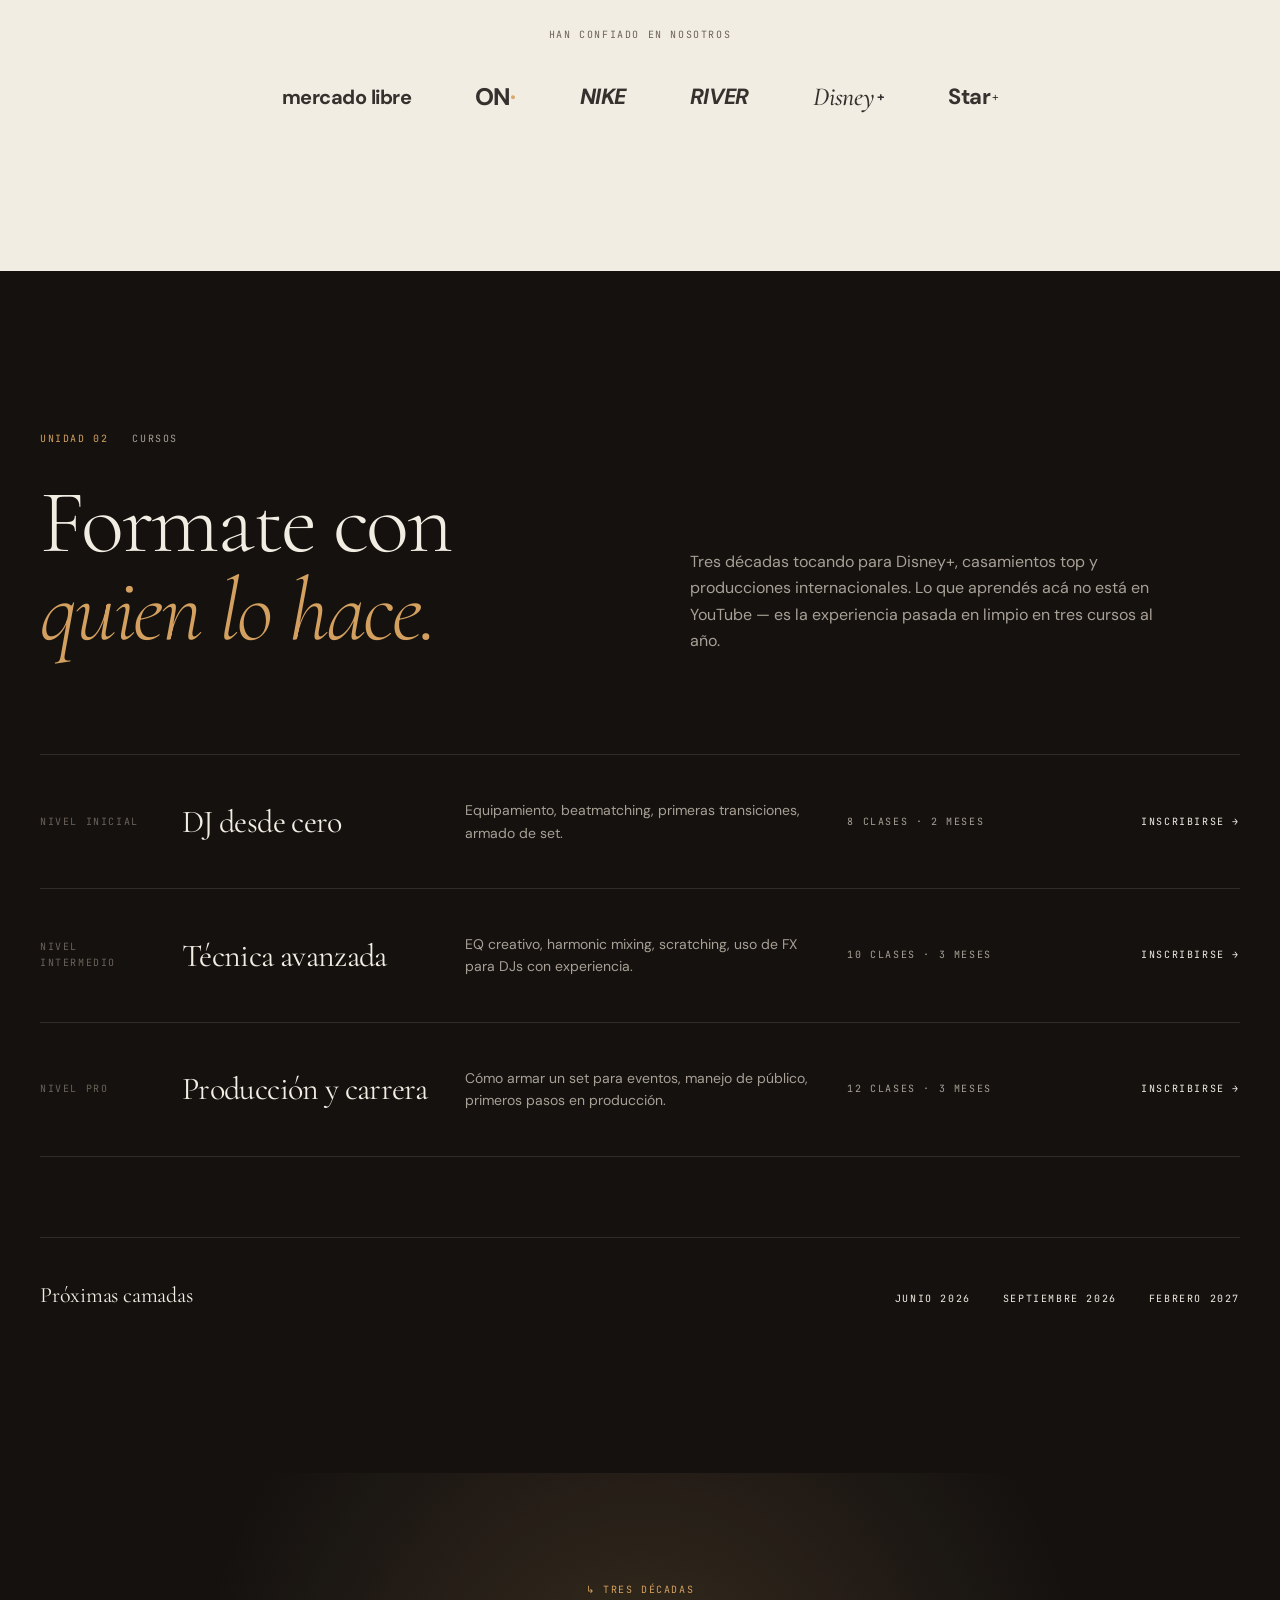
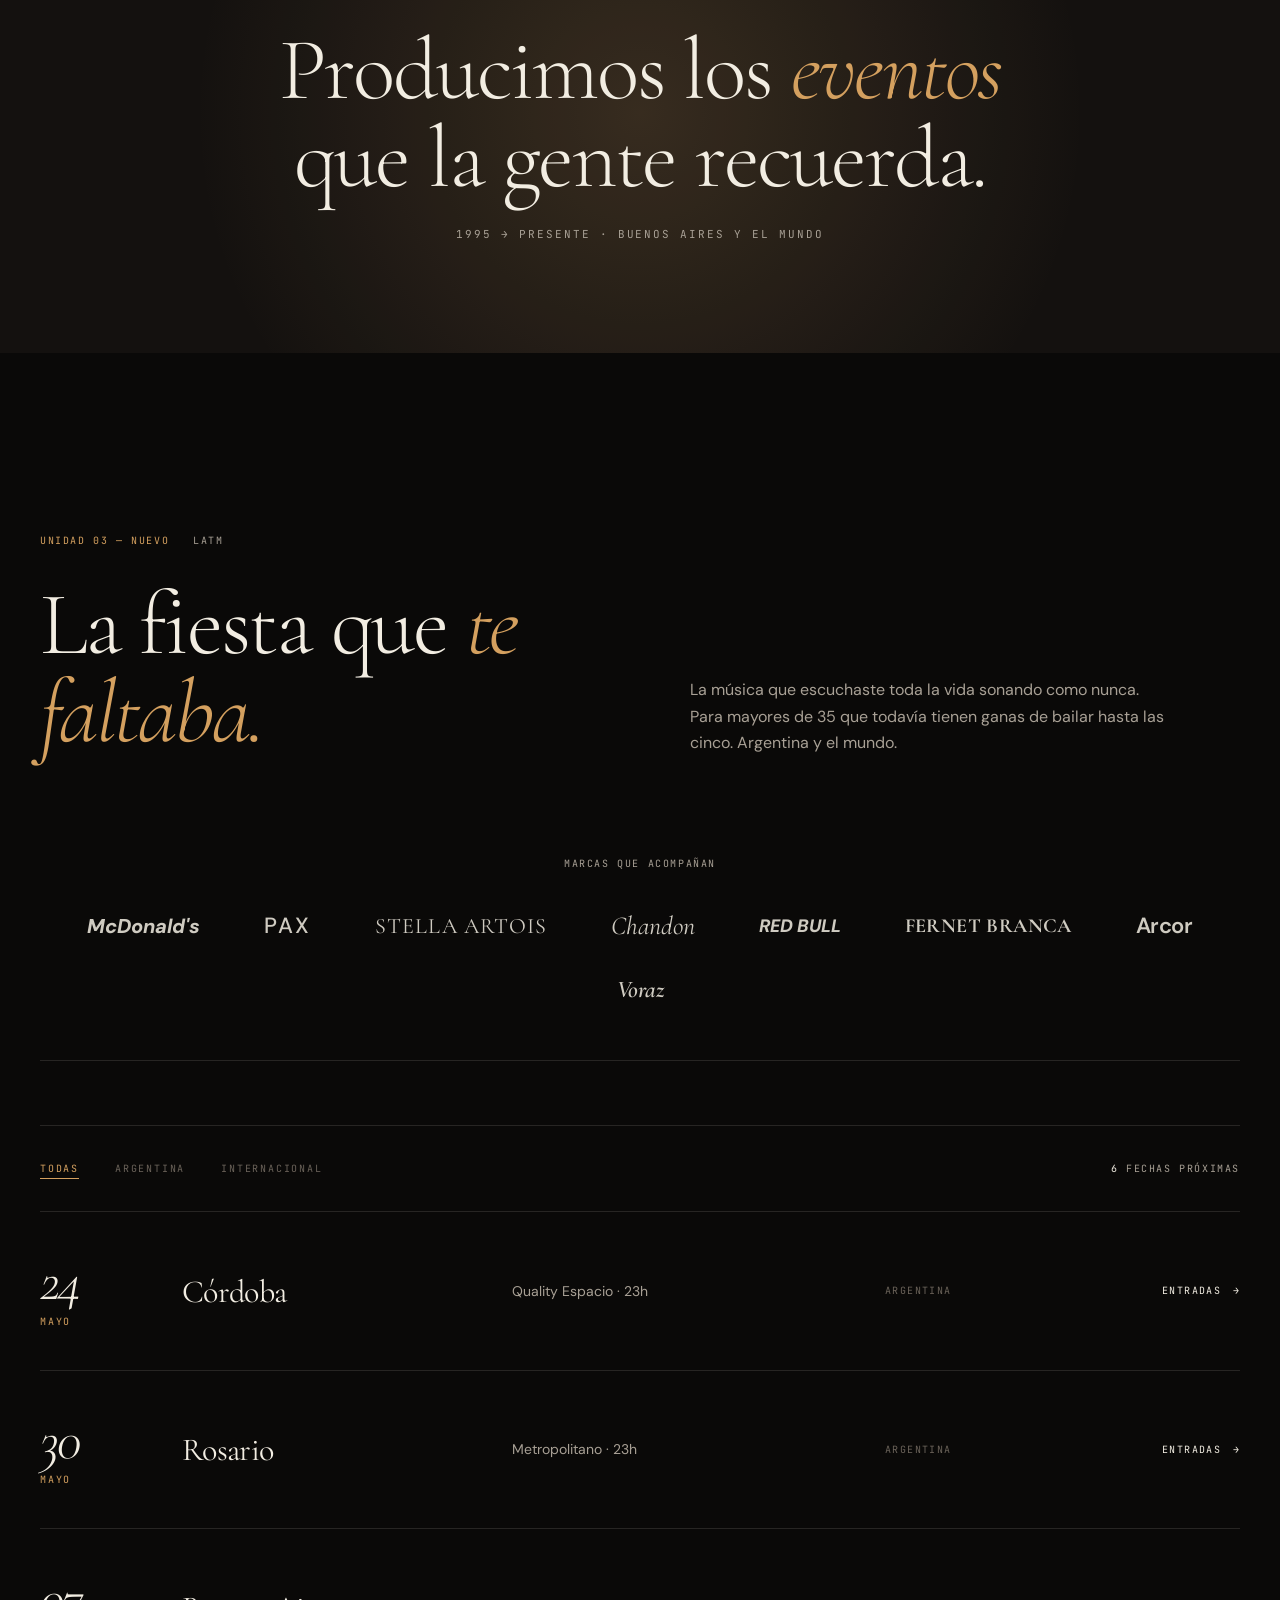
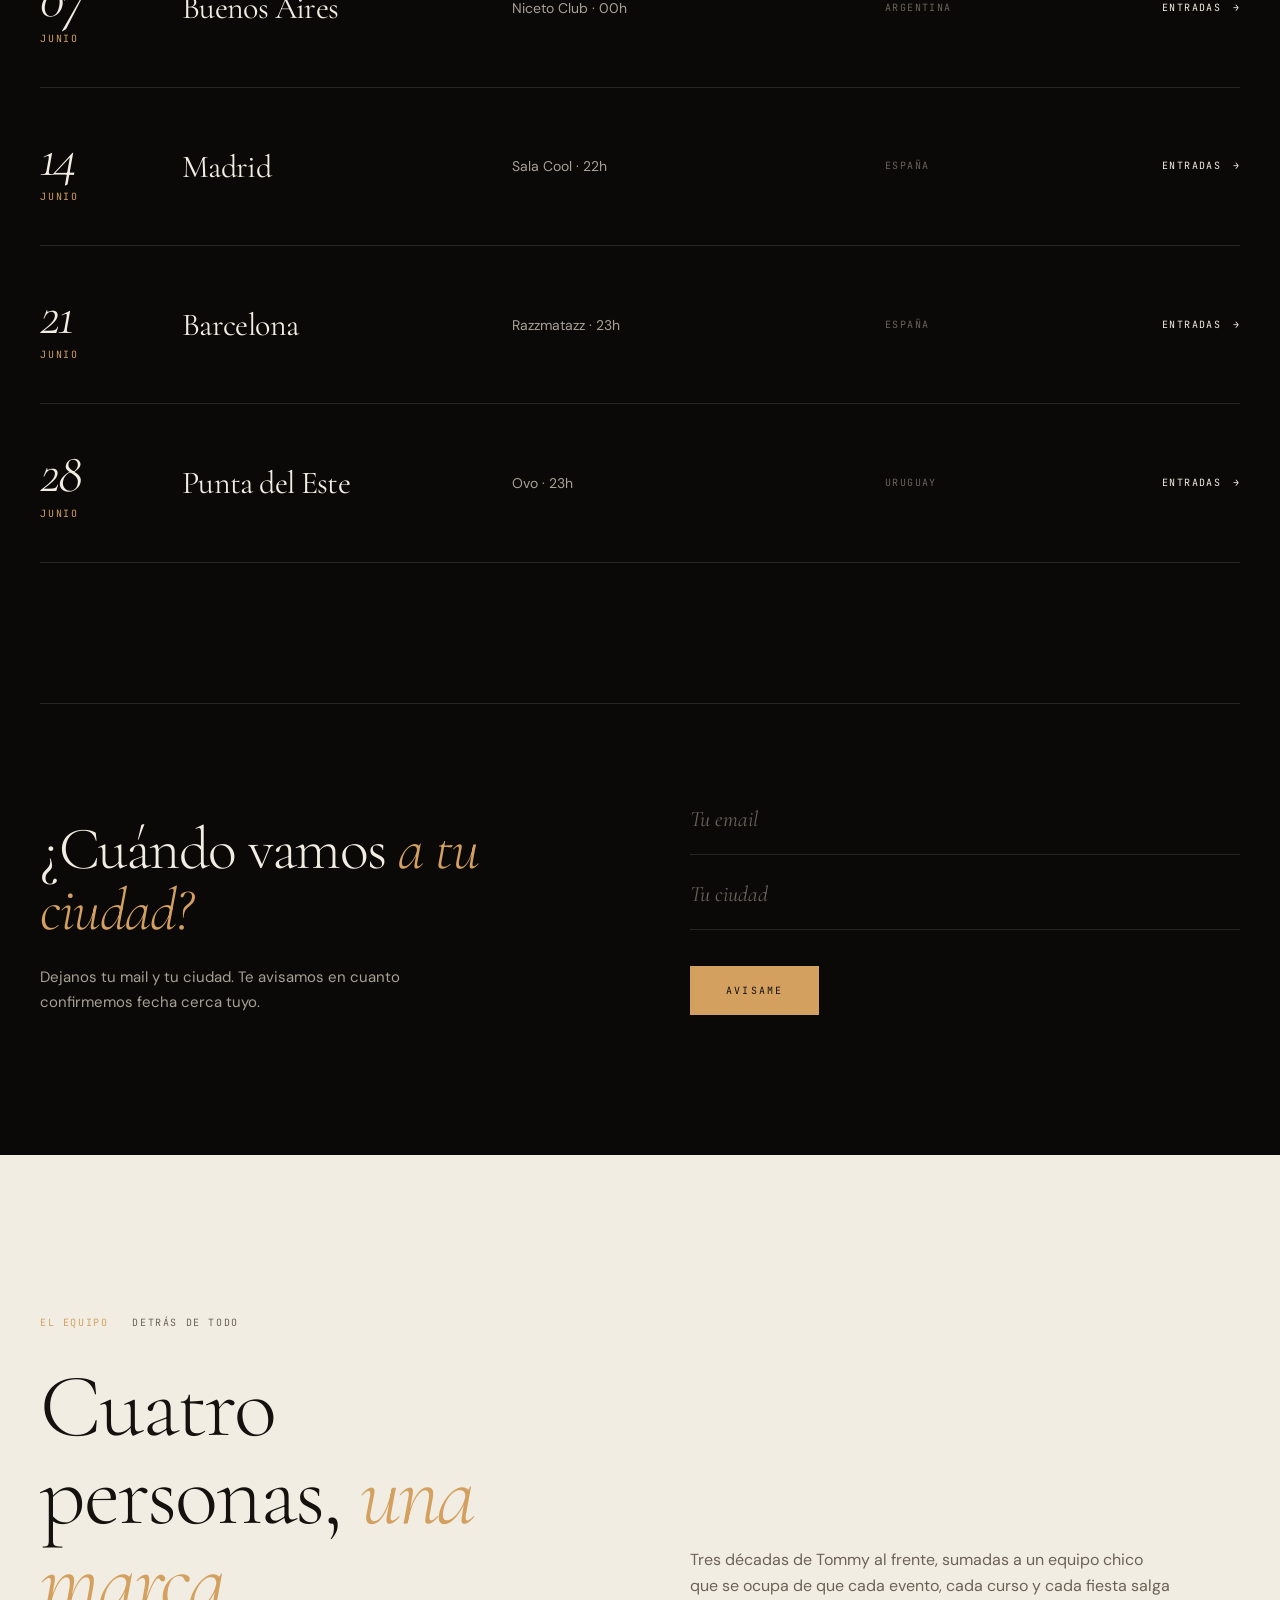
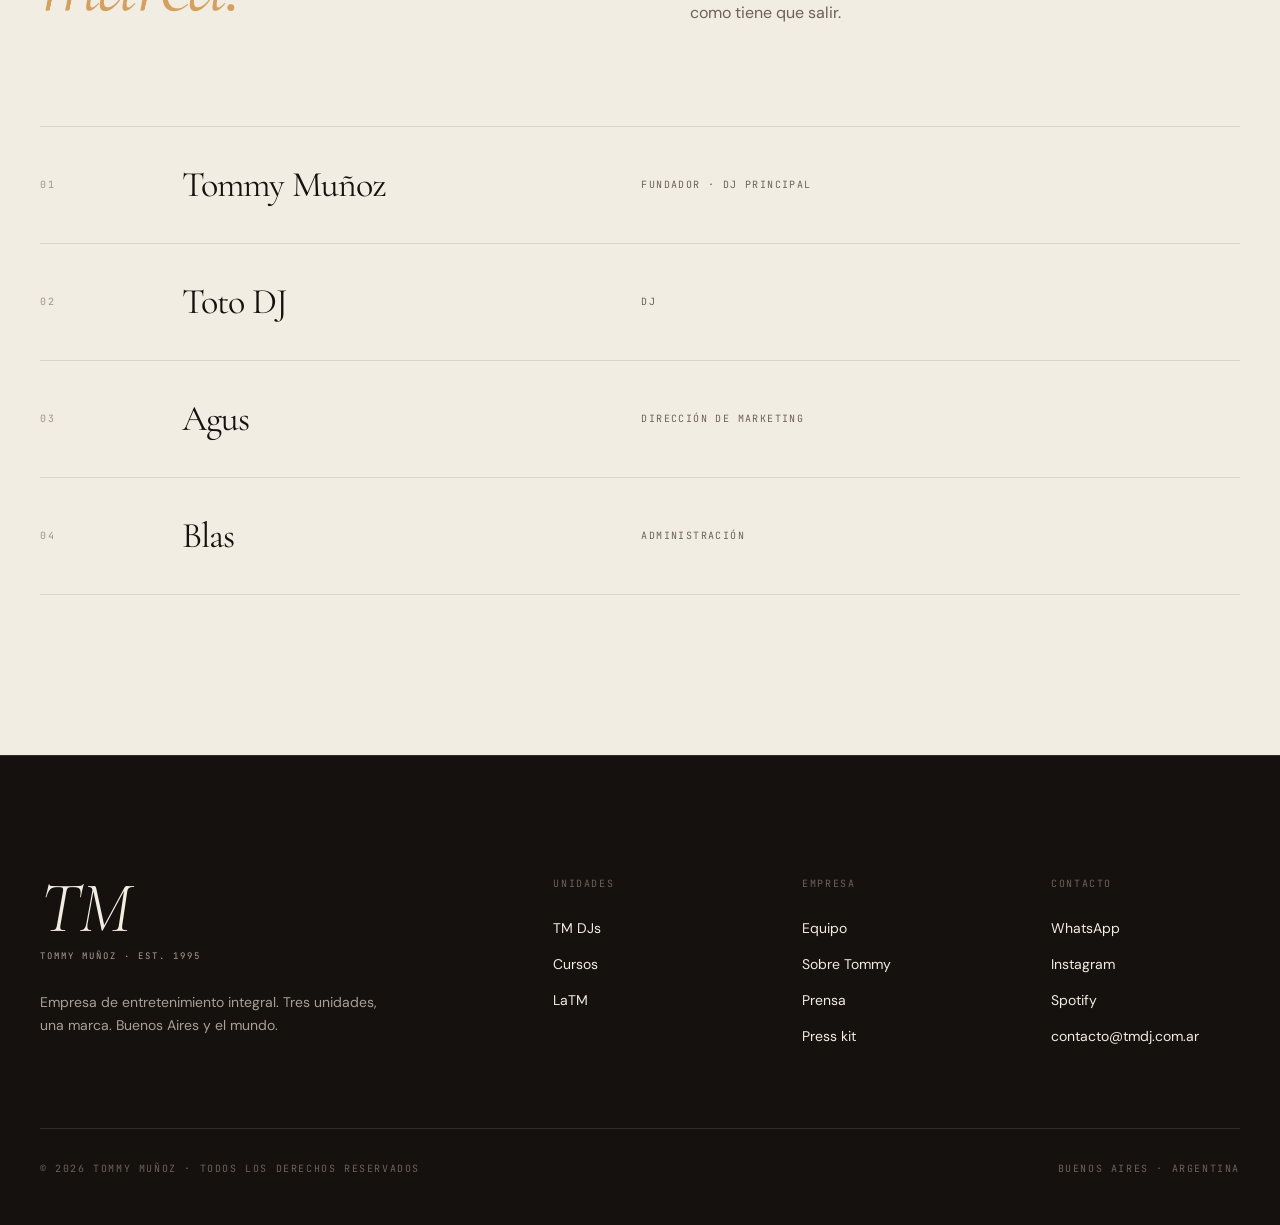
<file: index (2).html>
<!DOCTYPE html>
<html lang="es">
<head>
<meta charset="UTF-8">
<meta name="viewport" content="width=device-width, initial-scale=1.0">
<title>Tommy Muñoz</title>
<link rel="preconnect" href="https://fonts.googleapis.com">
<link rel="preconnect" href="https://fonts.gstatic.com" crossorigin>
<link href="https://fonts.googleapis.com/css2?family=Cormorant+Garamond:ital,wght@0,300..700;1,300..600&family=DM+Sans:opsz,wght@9..40,400..700&family=JetBrains+Mono:wght@400&display=swap" rel="stylesheet">
<style>
:root {
  --dark: #14110F;
  --dark-deep: #0A0908;
  --cream: #F2EDE2;
  --cream-deep: #E8E2D2;
  --on-dark: #F2EDE2;
  --on-dark-soft: #A8A095;
  --on-dark-mute: #6B635A;
  --on-cream: #14110F;
  --on-cream-soft: #6B6258;
  --on-cream-mute: #A09687;
  --line-dark: rgba(242, 237, 226, 0.12);
  --line-cream: rgba(20, 17, 15, 0.10);
  --accent: #D4A05F;

  --font-display: 'Cormorant Garamond', Georgia, serif;
  --font-body: 'DM Sans', system-ui, sans-serif;
  --font-mono: 'JetBrains Mono', ui-monospace, monospace;
}

* { box-sizing: border-box; margin: 0; padding: 0; }
html { scroll-behavior: smooth; background: var(--dark); }
body {
  font-family: var(--font-body);
  background: var(--dark);
  color: var(--on-dark);
  font-size: 15px;
  line-height: 1.6;
  -webkit-font-smoothing: antialiased;
  text-rendering: optimizeLegibility;
}

.mono {
  font-family: var(--font-mono);
  font-size: 10px;
  letter-spacing: 0.16em;
  text-transform: uppercase;
  font-weight: 400;
}

/* ── Sticky bar ─────────────────────────────── */
.bar {
  background: var(--dark-deep);
  border-bottom: 1px solid var(--line-dark);
  padding: 11px 40px;
  display: flex;
  justify-content: space-between;
  align-items: center;
  font-family: var(--font-mono);
  font-size: 10px;
  letter-spacing: 0.14em;
  color: var(--on-dark-soft);
  position: sticky;
  top: 0;
  z-index: 100;
  text-transform: uppercase;
}
.bar a { color: var(--on-dark); text-decoration: none; transition: color 0.3s; }
.bar a:hover { color: var(--accent); }
.bar .next { color: var(--accent); }
.bar .pulse {
  display: inline-block;
  width: 5px;
  height: 5px;
  background: var(--accent);
  border-radius: 50%;
  margin-right: 8px;
  vertical-align: 1px;
  animation: pulse 2s ease-in-out infinite;
}
@keyframes pulse { 0%, 100% { opacity: 1; } 50% { opacity: 0.3; } }

/* ── Nav ───────────────────────────────────── */
header.nav {
  padding: 36px 40px 28px;
  display: flex;
  justify-content: space-between;
  align-items: flex-end;
  background: var(--dark);
  position: sticky;
  top: 36px;
  z-index: 90;
  border-bottom: 1px solid var(--line-dark);
}
.logo-mark {
  font-family: var(--font-display);
  font-weight: 400;
  font-size: 42px;
  letter-spacing: -0.02em;
  line-height: 0.9;
  color: var(--on-dark);
}
.logo-mark em { font-style: italic; font-weight: 300; }
.logo-sub {
  font-family: var(--font-mono);
  font-size: 9px;
  letter-spacing: 0.22em;
  text-transform: uppercase;
  color: var(--on-dark-soft);
  margin-top: 8px;
}
nav ul { list-style: none; display: flex; gap: 36px; padding-bottom: 6px; }
nav a {
  font-family: var(--font-mono);
  font-size: 10px;
  letter-spacing: 0.18em;
  text-transform: uppercase;
  color: var(--on-dark);
  text-decoration: none;
  transition: color 0.3s;
}
nav a:hover { color: var(--accent); }

/* ── Hero ──────────────────────────────────── */
.hero {
  padding: 140px 40px 120px;
  max-width: 1320px;
  margin: 0 auto;
  position: relative;
}
.hero-grid {
  display: grid;
  grid-template-columns: 1.4fr 1fr;
  gap: 80px;
  align-items: stretch;
}
.hero::before {
  content: '';
  position: absolute;
  top: 140px;
  left: 40px;
  bottom: 120px;
  width: 1px;
  background: linear-gradient(180deg, transparent, var(--line-dark) 20%, var(--line-dark) 80%, transparent);
}
.hero-content { padding-left: 56px; }
.hero-meta {
  display: flex;
  justify-content: space-between;
  align-items: baseline;
  margin-bottom: 80px;
  color: var(--on-dark-soft);
}
.hero-meta .accent { color: var(--accent); }
.hero-title {
  font-family: var(--font-display);
  font-size: clamp(56px, 8.5vw, 124px);
  font-weight: 300;
  line-height: 0.92;
  letter-spacing: -0.025em;
  margin-bottom: 48px;
  color: var(--on-dark);
}
.hero-title em { font-style: italic; font-weight: 300; color: var(--accent); }
.hero-lead {
  font-size: 17px;
  max-width: 46ch;
  color: var(--on-dark-soft);
  line-height: 1.65;
  margin-bottom: 80px;
}

/* Hero media placeholder (where reel/photo will go) */
.hero-media {
  position: relative;
  background:
    linear-gradient(180deg, rgba(20, 17, 15, 0.15) 0%, rgba(20, 17, 15, 0.45) 60%, rgba(20, 17, 15, 0.78) 100%),
    url('https://images.unsplash.com/photo-1516450360452-9312f5e86fc7?w=1200&h=1600&fit=crop&q=80') center/cover,
    linear-gradient(135deg, #1F1A17 0%, #0E0C0A 60%, #2A1F18 100%);
  border: 1px solid var(--line-dark);
  overflow: hidden;
  min-height: 580px;
  display: flex;
  flex-direction: column;
  justify-content: space-between;
  padding: 32px;
}
.hero-media::before {
  content: '';
  position: absolute;
  inset: 0;
  background:
    radial-gradient(circle at 30% 20%, rgba(212, 160, 95, 0.22) 0%, transparent 55%),
    radial-gradient(circle at 70% 80%, rgba(212, 160, 95, 0.10) 0%, transparent 65%);
  pointer-events: none;
  mix-blend-mode: screen;
}
.hero-media::after {
  content: '';
  position: absolute;
  inset: 0;
  background-image:
    repeating-linear-gradient(0deg, transparent 0, transparent 2px, rgba(0,0,0,0.04) 2px, rgba(0,0,0,0.04) 3px);
  pointer-events: none;
  opacity: 0.5;
}
.hero-media-label {
  position: relative;
  z-index: 2;
  display: flex;
  align-items: center;
  gap: 10px;
  color: var(--accent);
  font-family: var(--font-mono);
  font-size: 10px;
  letter-spacing: 0.18em;
  text-transform: uppercase;
}
.hero-media-label .dot {
  width: 7px;
  height: 7px;
  background: var(--accent);
  border-radius: 50%;
  animation: pulse 2s ease-in-out infinite;
}
.hero-media-center {
  position: relative;
  z-index: 2;
  text-align: center;
  margin: auto 0;
}
.hero-media-play {
  width: 72px;
  height: 72px;
  border: 1px solid var(--accent);
  border-radius: 50%;
  display: inline-flex;
  align-items: center;
  justify-content: center;
  margin-bottom: 24px;
  background: rgba(212, 160, 95, 0.08);
  transition: background 0.3s, transform 0.3s;
  cursor: pointer;
}
.hero-media-play:hover { background: rgba(212, 160, 95, 0.18); transform: scale(1.05); }
.hero-media-play svg { width: 20px; height: 20px; fill: var(--accent); margin-left: 3px; }
.hero-media-title {
  font-family: var(--font-display);
  font-style: italic;
  font-size: 28px;
  font-weight: 300;
  color: var(--on-dark);
  margin-bottom: 6px;
}
.hero-media-sub {
  font-family: var(--font-mono);
  font-size: 10px;
  letter-spacing: 0.18em;
  text-transform: uppercase;
  color: var(--on-dark-mute);
}
.hero-media-bottom {
  position: relative;
  z-index: 2;
  display: flex;
  justify-content: space-between;
  font-family: var(--font-mono);
  font-size: 10px;
  letter-spacing: 0.14em;
  text-transform: uppercase;
  color: var(--on-dark-mute);
}

/* Hero unit list */
.unit-list { border-top: 1px solid var(--line-dark); }
.unit-row {
  display: grid;
  grid-template-columns: 60px 1fr 2fr 60px;
  gap: 32px;
  padding: 42px 0;
  border-bottom: 1px solid var(--line-dark);
  align-items: center;
  cursor: pointer;
  transition: padding 0.5s cubic-bezier(0.2, 0.8, 0.2, 1), background 0.3s;
  text-decoration: none;
  color: inherit;
}
.unit-row:hover { padding-left: 16px; padding-right: 16px; background: rgba(242, 237, 226, 0.025); }
.unit-num { color: var(--on-dark-mute); }
.unit-name {
  font-family: var(--font-display);
  font-size: 42px;
  font-weight: 400;
  letter-spacing: -0.02em;
  line-height: 1;
  color: var(--on-dark);
}
.unit-name em { color: var(--accent); }
.unit-desc { color: var(--on-dark-soft); font-size: 14px; line-height: 1.6; }
.unit-arrow {
  font-family: var(--font-display);
  font-size: 28px;
  font-weight: 300;
  font-style: italic;
  text-align: right;
  color: var(--on-dark-soft);
  transition: transform 0.4s ease, color 0.3s;
}
.unit-row:hover .unit-arrow { transform: translateX(12px); color: var(--accent); }

/* ── Sections (dark default) ───────────────── */
section {
  padding: 160px 40px;
  scroll-margin-top: 90px;
  max-width: 1320px;
  margin: 0 auto;
}
.section-head {
  display: grid;
  grid-template-columns: 1fr 1fr;
  gap: 100px;
  margin-bottom: 100px;
  align-items: end;
}
.section-meta {
  margin-bottom: 32px;
  color: var(--on-dark-soft);
  display: flex;
  gap: 24px;
}
.section-meta .accent { color: var(--accent); }
.section-title {
  font-family: var(--font-display);
  font-size: clamp(48px, 7vw, 96px);
  font-weight: 300;
  line-height: 0.98;
  letter-spacing: -0.025em;
  max-width: 12ch;
}
.section-title em { font-style: italic; font-weight: 300; color: var(--accent); }
.section-lead {
  font-size: 16px;
  color: var(--on-dark-soft);
  line-height: 1.65;
  max-width: 44ch;
}

/* ── Cream sections (TM DJs + Equipo) ──────── */
.cream-section {
  background: var(--cream);
  color: var(--on-cream);
  padding: 0;
  max-width: none;
  /* override variables to cream context */
  --on-dark: var(--on-cream);
  --on-dark-soft: var(--on-cream-soft);
  --on-dark-mute: var(--on-cream-mute);
  --line-dark: var(--line-cream);
}
.cream-section .wrap {
  padding: 160px 40px;
  max-width: 1320px;
  margin: 0 auto;
}

/* ── Services list (TM DJs) ────────────────── */
.svc-list { border-top: 1px solid var(--line-cream); }
.svc-row {
  display: grid;
  grid-template-columns: 60px 1fr 2.4fr 90px;
  gap: 32px;
  padding: 36px 0;
  border-bottom: 1px solid var(--line-cream);
  align-items: center;
  cursor: pointer;
  transition: padding 0.4s cubic-bezier(0.2, 0.8, 0.2, 1);
}
.svc-row:hover { padding-left: 14px; padding-right: 14px; }
.svc-num { color: var(--on-cream-mute); }
.svc-title {
  font-family: var(--font-display);
  font-size: 32px;
  font-weight: 400;
  letter-spacing: -0.02em;
  line-height: 1.05;
  color: var(--on-cream);
}
.svc-desc { color: var(--on-cream-soft); font-size: 14px; line-height: 1.6; }
.svc-tag { color: var(--on-cream); text-align: right; }

/* ── Course list ───────────────────────────── */
.course-list { border-top: 1px solid var(--line-dark); }
.course-row {
  display: grid;
  grid-template-columns: 110px 1fr 1.4fr 1fr 110px;
  gap: 32px;
  padding: 44px 0;
  border-bottom: 1px solid var(--line-dark);
  align-items: center;
  cursor: pointer;
  transition: padding 0.4s cubic-bezier(0.2, 0.8, 0.2, 1);
}
.course-row:hover { padding-left: 14px; padding-right: 14px; }
.course-level { color: var(--on-dark-mute); }
.course-name {
  font-family: var(--font-display);
  font-size: 32px;
  font-weight: 400;
  letter-spacing: -0.02em;
  line-height: 1.05;
  color: var(--on-dark);
}
.course-desc { color: var(--on-dark-soft); font-size: 14px; line-height: 1.6; }
.course-meta { color: var(--on-dark-soft); }
.course-tag { color: var(--on-dark); text-align: right; }
.course-dates {
  margin-top: 80px;
  padding-top: 40px;
  border-top: 1px solid var(--line-dark);
  display: flex;
  justify-content: space-between;
  flex-wrap: wrap;
  gap: 20px;
  color: var(--on-dark-soft);
  align-items: baseline;
}
.course-dates strong {
  color: var(--on-dark);
  font-family: var(--font-display);
  font-size: 22px;
  font-weight: 400;
  letter-spacing: -0.01em;
}
.course-dates .dates-list { display: flex; gap: 32px; flex-wrap: wrap; }
.course-dates .dates-list span { color: var(--on-dark); }

/* ── LaTM section (darkest) ────────────────── */
.latm-section {
  background: var(--dark-deep);
  padding: 0;
  max-width: none;
  position: relative;
  overflow: hidden;
}
.latm-section::before {
  content: '';
  position: absolute;
  inset: 0;
  background:
    linear-gradient(180deg, var(--dark-deep) 0%, rgba(10, 9, 8, 0.85) 30%, rgba(10, 9, 8, 0.92) 100%),
    url('https://images.unsplash.com/photo-1470229722913-7c0e2dbbafd3?w=1920&h=1200&fit=crop&q=80') center/cover;
  opacity: 0.9;
  pointer-events: none;
  z-index: 0;
}
.latm-section .wrap {
  padding: 180px 40px 140px;
  max-width: 1320px;
  margin: 0 auto;
  position: relative;
  z-index: 1;
}

/* ── Full-bleed banner ──────────────────────── */
.banner-fullbleed {
  position: relative;
  max-width: none;
  padding: 0;
  margin: 0;
  overflow: hidden;
  min-height: 480px;
  display: flex;
  align-items: center;
  justify-content: center;
  background:
    linear-gradient(180deg, rgba(20, 17, 15, 0.4) 0%, rgba(20, 17, 15, 0.7) 100%),
    url('https://images.unsplash.com/photo-1493225457124-a3eb161ffa5f?w=1920&h=1080&fit=crop&q=80') center/cover,
    #14110F;
}
.banner-fullbleed::before {
  content: '';
  position: absolute;
  inset: 0;
  background: radial-gradient(circle at 50% 50%, rgba(212, 160, 95, 0.18) 0%, transparent 65%);
  pointer-events: none;
  mix-blend-mode: screen;
}
.banner-inner {
  position: relative;
  z-index: 2;
  text-align: center;
  padding: 100px 40px;
  max-width: 1100px;
}
.banner-label {
  color: var(--accent);
  margin-bottom: 28px;
}
.banner-title {
  font-family: var(--font-display);
  font-size: clamp(48px, 7vw, 88px);
  font-weight: 300;
  line-height: 1;
  letter-spacing: -0.025em;
  color: var(--on-dark);
  margin-bottom: 24px;
}
.banner-title em { font-style: italic; color: var(--accent); font-weight: 300; }
.banner-sub {
  font-family: var(--font-mono);
  font-size: 11px;
  letter-spacing: 0.18em;
  text-transform: uppercase;
  color: var(--on-dark-soft);
}

/* ── Brand strips ──────────────────────────── */
.brand-strip {
  max-width: 1320px;
  margin: 80px auto 0;
  padding: 56px 40px 0;
  border-top: 1px solid var(--line-cream);
}
.brand-strip-label {
  color: var(--on-cream-soft);
  margin-bottom: 40px;
  text-align: center;
}
.brand-strip-list {
  display: flex;
  flex-wrap: wrap;
  justify-content: center;
  align-items: center;
  gap: 36px 64px;
}
.latm-sponsors {
  margin: 0 auto 64px;
  padding: 0 40px 56px;
  border-top: none;
  border-bottom: 1px solid var(--line-dark);
  padding-bottom: 56px;
  padding-top: 0;
}
.latm-sponsors .brand-strip-label { color: var(--on-dark-soft); }

/* Section visual moment (inline image inside cream section) */
.section-visual {
  position: relative;
  margin: 80px 0 0;
  height: 460px;
  background:
    linear-gradient(180deg, rgba(20, 17, 15, 0.25) 0%, rgba(20, 17, 15, 0.55) 100%),
    url('https://images.unsplash.com/photo-1464366400600-7168b8af9bc3?w=1920&h=1080&fit=crop&q=80') center/cover,
    #14110F;
  display: flex;
  align-items: flex-end;
  padding: 40px;
  overflow: hidden;
}
.section-visual::before {
  content: '';
  position: absolute;
  inset: 0;
  background: radial-gradient(circle at 70% 30%, rgba(212, 160, 95, 0.12) 0%, transparent 60%);
  pointer-events: none;
  mix-blend-mode: screen;
}
.section-visual-label {
  position: relative;
  color: #F2EDE2;
  display: flex;
  gap: 18px;
  align-items: center;
}
.section-visual-label .accent { color: var(--accent); }
.section-visual-label .sep { color: var(--accent); }

/* Brand "logos" — distinct typographic treatments per brand */
.logo {
  display: inline-flex;
  align-items: center;
  height: 28px;
  font-size: 22px;
  line-height: 1;
  color: currentColor;
  opacity: 0.85;
  transition: opacity 0.3s;
  white-space: nowrap;
}
.logo:hover { opacity: 1; }
.logo svg { height: 100%; width: auto; fill: currentColor; }

/* Nike — bold italic uppercase */
.brand-nike {
  font-family: var(--font-body);
  font-weight: 800;
  font-style: italic;
  letter-spacing: -0.02em;
  text-transform: uppercase;
  font-size: 22px;
}
/* McDonald's — script-ish bold italic */
.brand-mc {
  font-family: var(--font-body);
  font-weight: 800;
  font-style: italic;
  font-size: 20px;
}
/* Disney+ — serif refined */
.brand-disney {
  font-family: var(--font-display);
  font-weight: 500;
  font-style: italic;
  font-size: 26px;
  letter-spacing: -0.01em;
}
.brand-disney sup {
  font-family: var(--font-body);
  font-size: 0.5em;
  font-style: normal;
  font-weight: 700;
  vertical-align: super;
  margin-left: 2px;
}
/* Star+ — sans + */
.brand-star {
  font-family: var(--font-body);
  font-weight: 700;
  font-size: 22px;
  letter-spacing: -0.02em;
}
.brand-star sup {
  font-size: 0.55em;
  font-weight: 400;
  vertical-align: super;
  margin-left: 1px;
}
/* Mercado Libre — friendly lowercase */
.brand-ml {
  font-family: var(--font-body);
  font-weight: 700;
  font-size: 20px;
  letter-spacing: -0.025em;
  text-transform: lowercase;
}
/* ON — condensed bold */
.brand-on {
  font-family: var(--font-body);
  font-weight: 800;
  font-size: 24px;
  letter-spacing: -0.04em;
  text-transform: uppercase;
}
.brand-on em { font-style: normal; color: var(--accent); }
/* River — bold italic */
.brand-river {
  font-family: var(--font-body);
  font-weight: 700;
  font-style: italic;
  font-size: 22px;
  letter-spacing: -0.015em;
  text-transform: uppercase;
}
/* Red Bull — bold italic uppercase */
.brand-redbull {
  font-family: var(--font-body);
  font-weight: 800;
  font-style: italic;
  font-size: 18px;
  letter-spacing: -0.005em;
  text-transform: uppercase;
}
/* Stella Artois — fine serif elegance */
.brand-stella {
  font-family: var(--font-display);
  font-weight: 400;
  font-size: 22px;
  letter-spacing: 0.05em;
  text-transform: uppercase;
}
/* Chandon — light serif italic */
.brand-chandon {
  font-family: var(--font-display);
  font-weight: 400;
  font-style: italic;
  font-size: 26px;
}
/* Fernet Branca — heavy serif */
.brand-fernet {
  font-family: var(--font-display);
  font-weight: 700;
  font-size: 20px;
  letter-spacing: 0.02em;
  text-transform: uppercase;
}
/* Arcor — rounded medium */
.brand-arcor {
  font-family: var(--font-body);
  font-weight: 600;
  font-size: 22px;
  letter-spacing: -0.02em;
}
/* Pax — clean modern */
.brand-pax {
  font-family: var(--font-body);
  font-weight: 500;
  font-size: 22px;
  letter-spacing: 0.1em;
  text-transform: uppercase;
}
/* Voraz — bold display */
.brand-voraz {
  font-family: var(--font-display);
  font-weight: 600;
  font-style: italic;
  font-size: 24px;
  letter-spacing: -0.01em;
}

/* ── TM+35 controls + tour list ────────────── */
.tm35-controls {
  display: flex;
  justify-content: space-between;
  align-items: center;
  margin-bottom: 16px;
  flex-wrap: wrap;
  gap: 20px;
  padding-top: 32px;
  border-top: 1px solid var(--line-dark);
}
.filter-chips { display: flex; gap: 36px; }
.chip {
  background: transparent;
  border: none;
  color: var(--on-dark-mute);
  font-family: var(--font-mono);
  font-size: 10px;
  letter-spacing: 0.18em;
  text-transform: uppercase;
  cursor: pointer;
  padding: 4px 0;
  position: relative;
  transition: color 0.3s;
}
.chip:hover { color: var(--on-dark); }
.chip::after {
  content: '';
  position: absolute;
  left: 0;
  bottom: 0;
  width: 100%;
  height: 1px;
  background: var(--accent);
  transform: scaleX(0);
  transform-origin: left;
  transition: transform 0.3s ease;
}
.chip.active { color: var(--accent); }
.chip.active::after { transform: scaleX(1); }
.event-count { color: var(--on-dark-soft); }
.event-count #event-count { color: var(--on-dark); }

.tour-list { border-top: 1px solid var(--line-dark); margin-top: 32px; }
.tour-item {
  display: grid;
  grid-template-columns: 110px 1.4fr 1.6fr 1fr 110px;
  gap: 32px;
  padding: 44px 0;
  align-items: center;
  border-bottom: 1px solid var(--line-dark);
  cursor: pointer;
  transition: padding 0.4s cubic-bezier(0.2, 0.8, 0.2, 1), background 0.2s;
}
.tour-item:hover {
  padding-left: 14px;
  padding-right: 14px;
  background: rgba(201, 136, 90, 0.04);
}
.tour-item.hidden { display: none; }
.tour-date {
  font-family: var(--font-display);
  font-size: 56px;
  font-weight: 300;
  line-height: 0.9;
  letter-spacing: -0.03em;
  font-style: italic;
  color: var(--on-dark);
}
.tour-date small {
  display: block;
  font-family: var(--font-mono);
  font-style: normal;
  font-weight: 400;
  font-size: 10px;
  letter-spacing: 0.18em;
  text-transform: uppercase;
  margin-top: 10px;
  color: var(--accent);
}
.tour-city {
  font-family: var(--font-display);
  font-size: 32px;
  font-weight: 400;
  letter-spacing: -0.02em;
  color: var(--on-dark);
}
.tour-venue { color: var(--on-dark-soft); font-size: 14px; }
.tour-country { color: var(--on-dark-mute); font-family: var(--font-mono); font-size: 10px; letter-spacing: 0.14em; text-transform: uppercase; }
.tour-cta {
  text-align: right;
  font-family: var(--font-mono);
  font-size: 10px;
  letter-spacing: 0.14em;
  text-transform: uppercase;
  color: var(--on-dark);
}
.tour-cta .arrow { display: inline-block; margin-left: 4px; transition: transform 0.25s ease; }
.tour-item:hover .tour-cta { color: var(--accent); }
.tour-item:hover .tour-cta .arrow { transform: translateX(4px); }

/* ── Notify form ───────────────────────────── */
.notify {
  margin-top: 140px;
  padding-top: 80px;
  border-top: 1px solid var(--line-dark);
  display: grid;
  grid-template-columns: 1fr 1fr;
  gap: 100px;
  align-items: end;
}
.notify h3 {
  font-family: var(--font-display);
  font-size: clamp(36px, 5vw, 60px);
  font-weight: 300;
  line-height: 1.02;
  letter-spacing: -0.025em;
  margin-bottom: 24px;
  color: var(--on-dark);
}
.notify h3 em { font-style: italic; color: var(--accent); }
.notify p { color: var(--on-dark-soft); font-size: 15px; line-height: 1.65; max-width: 42ch; }
.notify form { display: flex; flex-direction: column; gap: 4px; }
.notify input {
  background: transparent;
  border: none;
  border-bottom: 1px solid var(--line-dark);
  padding: 22px 0;
  font-family: var(--font-display);
  font-size: 22px;
  color: var(--on-dark);
  outline: none;
  transition: border-color 0.3s;
}
.notify input::placeholder { color: var(--on-dark-mute); font-style: italic; }
.notify input:focus { border-color: var(--accent); }
.notify button {
  background: var(--accent);
  border: none;
  color: var(--dark);
  padding: 18px 36px;
  font-family: var(--font-mono);
  font-size: 10px;
  letter-spacing: 0.22em;
  text-transform: uppercase;
  cursor: pointer;
  margin-top: 32px;
  align-self: flex-start;
  transition: background 0.3s, color 0.3s;
}
.notify button:hover { background: var(--on-dark); color: var(--dark); }
.notify .success {
  color: var(--accent);
  padding: 28px 0;
  display: none;
  font-family: var(--font-display);
  font-style: italic;
  font-size: 22px;
}
.notify.submitted form { display: none; }
.notify.submitted .success { display: block; }

/* ── Team section ──────────────────────────── */
.team-list { border-top: 1px solid var(--line-cream); }
.team-row {
  display: grid;
  grid-template-columns: 110px 1fr 1.4fr;
  gap: 32px;
  padding: 40px 0;
  align-items: center;
  border-bottom: 1px solid var(--line-cream);
  transition: padding 0.4s cubic-bezier(0.2, 0.8, 0.2, 1);
}
.team-row:hover { padding-left: 14px; padding-right: 14px; }
.team-num { color: var(--on-cream-mute); }
.team-name {
  font-family: var(--font-display);
  font-size: 36px;
  font-weight: 400;
  letter-spacing: -0.025em;
  line-height: 1;
  color: var(--on-cream);
}
.team-role { color: var(--on-cream-soft); font-family: var(--font-mono); font-size: 10px; letter-spacing: 0.14em; text-transform: uppercase; }

/* ── Footer ────────────────────────────────── */
footer {
  background: var(--dark);
  padding: 120px 40px 48px;
  border-top: 1px solid var(--line-dark);
}
.footer-inner { max-width: 1320px; margin: 0 auto; }
.footer-grid {
  display: grid;
  grid-template-columns: 2.4fr 1fr 1fr 1fr;
  gap: 60px;
  padding-bottom: 80px;
  border-bottom: 1px solid var(--line-dark);
}
.footer-brand .logo-mark { font-size: 72px; color: var(--on-dark); }
.footer-brand p { margin-top: 28px; color: var(--on-dark-soft); font-size: 14px; max-width: 36ch; line-height: 1.65; }
.footer-col h4 { margin-bottom: 24px; color: var(--on-dark-mute); }
.footer-col ul { list-style: none; display: flex; flex-direction: column; gap: 12px; }
.footer-col a {
  color: var(--on-dark);
  text-decoration: none;
  font-size: 14px;
  transition: color 0.3s;
}
.footer-col a:hover { color: var(--accent); }
.footer-bot {
  padding-top: 32px;
  display: flex;
  justify-content: space-between;
  color: var(--on-dark-mute);
}

/* ── Floating elements ─────────────────────── */
.badge {
  position: fixed;
  bottom: 24px;
  left: 24px;
  background: transparent;
  color: var(--on-dark);
  padding: 8px 14px;
  border: 1px solid var(--on-dark);
  font-family: var(--font-mono);
  font-size: 9px;
  letter-spacing: 0.18em;
  text-transform: uppercase;
  z-index: 200;
}
.wa-btn {
  position: fixed;
  bottom: 24px;
  right: 24px;
  width: 52px;
  height: 52px;
  background: var(--accent);
  color: var(--dark);
  border-radius: 50%;
  display: flex;
  align-items: center;
  justify-content: center;
  z-index: 200;
  text-decoration: none;
  transition: transform 0.25s ease, box-shadow 0.25s;
  box-shadow: 0 4px 20px rgba(0, 0, 0, 0.3);
}
.wa-btn:hover { transform: scale(1.08); box-shadow: 0 6px 28px rgba(201, 136, 90, 0.4); }
.wa-btn svg { width: 24px; height: 24px; }

/* ── Responsive ────────────────────────────── */
@media (max-width: 900px) {
  .section-head { grid-template-columns: 1fr; gap: 32px; }
  .unit-row { grid-template-columns: 40px 1fr 32px; }
  .unit-row .unit-desc { display: none; }
  .svc-row { grid-template-columns: 40px 1fr 90px; }
  .svc-row .svc-desc { display: none; }
  .course-row { grid-template-columns: 1fr; row-gap: 8px; }
  .course-row .course-tag { text-align: left; }
  .tour-item { grid-template-columns: 80px 1fr; row-gap: 6px; }
  .tour-item .tour-venue, .tour-item .tour-country, .tour-item .tour-cta { grid-column: 2; text-align: left; }
  .notify { grid-template-columns: 1fr; gap: 32px; }
  .footer-grid { grid-template-columns: 1fr 1fr; }
  header.nav { padding: 24px 24px 20px; }
  nav ul { gap: 14px; }
  .hero { padding: 80px 24px; }
  .hero-grid { grid-template-columns: 1fr; gap: 40px; }
  .hero-content { padding-left: 0; }
  .hero::before { display: none; }
  .hero-media { min-height: 380px; }
  section, .cream-section .wrap, .latm-section .wrap { padding: 100px 24px; }
  .brand-strip { padding: 40px 24px 0; }
  .brand-strip-list { gap: 20px 28px; }
  .team-row { grid-template-columns: 50px 1fr; row-gap: 4px; }
  .team-row .team-role { grid-column: 2; }
  .wa-btn { bottom: 20px; right: 20px; }
}
</style>
</head>
<body>

<div class="bar">
  <span><span class="pulse"></span><span class="next">LaTM</span> — Próxima · Córdoba · sáb 24 may</span>
  <a href="#latm">Ver fechas →</a>
</div>

<header class="nav">
  <div>
    <div class="logo-mark"><em>TM</em></div>
    <div class="logo-sub">Tommy Muñoz · Est. 1995</div>
  </div>
  <nav>
    <ul>
      <li><a href="#djs">TM DJs</a></li>
      <li><a href="#cursos">Cursos</a></li>
      <li><a href="#latm">LaTM</a></li>
      <li><a href="#equipo">Equipo</a></li>
      <li><a href="#contacto">Contacto</a></li>
    </ul>
  </nav>
</header>

<section class="hero">
  <div class="hero-grid">
    <div class="hero-content">
      <div class="hero-meta mono">
        <span><span class="accent">↳</span> Tres unidades</span>
        <span>Buenos Aires — mundo</span>
      </div>
      <h1 class="hero-title">Hacemos los <em>eventos</em><br>que se recuerdan.</h1>
      <p class="hero-lead">Treinta años produciendo música y entretenimiento. DJ profesional, formación con Tommy y la fiesta itinerante para mayores de 35.</p>

      <div class="unit-list">
        <a href="#djs" class="unit-row">
          <span class="unit-num mono">01</span>
          <span class="unit-name"><em>TM DJs</em></span>
          <span class="unit-desc">Servicios de DJ profesional para casamientos, corporativos y eventos especiales.</span>
          <span class="unit-arrow">→</span>
        </a>
        <a href="#cursos" class="unit-row">
          <span class="unit-num mono">02</span>
          <span class="unit-name"><em>Cursos</em></span>
          <span class="unit-desc">Formación profesional con tres décadas de experiencia.</span>
          <span class="unit-arrow">→</span>
        </a>
        <a href="#latm" class="unit-row">
          <span class="unit-num mono">03</span>
          <span class="unit-name"><em>LaTM</em></span>
          <span class="unit-desc">La fiesta itinerante. Argentina, Uruguay, España y más.</span>
          <span class="unit-arrow">→</span>
        </a>
      </div>
    </div>

    <div class="hero-media">
      <div class="hero-media-label">
        <span class="dot"></span>
        Reel · 2026
      </div>
      <div class="hero-media-center">
        <div class="hero-media-play" aria-label="Reproducir reel">
          <svg viewBox="0 0 20 20" aria-hidden="true">
            <path d="M5 2v16l14-8L5 2z"/>
          </svg>
        </div>
        <div class="hero-media-title">Tres décadas <em>en escena.</em></div>
        <div class="hero-media-sub">1:24 · Showreel</div>
      </div>
      <div class="hero-media-bottom">
        <span>Tommy Muñoz</span>
        <span>Live · BA</span>
      </div>
    </div>
  </div>
</section>

<section class="cream-section" id="djs">
  <div class="wrap">
    <div class="section-head">
      <div>
        <div class="section-meta mono"><span class="accent">Unidad 01</span><span>TM DJs</span></div>
        <h2 class="section-title">Eventos pensados al <em>detalle.</em></h2>
      </div>
      <p class="section-lead">Cada evento se arma a medida. Música, sonido, iluminación y MC's coordinados para que vos no pienses en nada más que disfrutar. Más de tres décadas de experiencia con clientes corporativos y particulares.</p>
    </div>

    <div class="svc-list">
      <div class="svc-row">
        <span class="svc-num mono">01</span>
        <span class="svc-title">Casamientos</span>
        <span class="svc-desc">Ceremonia, fiesta y after. Diseño musical exclusivo según el perfil de los novios.</span>
        <span class="svc-tag mono">Cotizar →</span>
      </div>
      <div class="svc-row">
        <span class="svc-num mono">02</span>
        <span class="svc-title">Corporativos &amp; Acciones TM</span>
        <span class="svc-desc">Lanzamientos, activaciones de marca y eventos en venues como Bigg o River. Incluye Be playing Disney junto a Disney+ y Star+.</span>
        <span class="svc-tag mono">Cotizar →</span>
      </div>
      <div class="svc-row">
        <span class="svc-num mono">03</span>
        <span class="svc-title">Cumpleaños 15</span>
        <span class="svc-desc">DJs jóvenes, repertorio actualizado, coordinación con la producción.</span>
        <span class="svc-tag mono">Cotizar →</span>
      </div>
      <div class="svc-row">
        <span class="svc-num mono">04</span>
        <span class="svc-title">Especiales</span>
        <span class="svc-desc">Bodas internacionales, eventos privados, festivales. Producciones a medida.</span>
        <span class="svc-tag mono">Cotizar →</span>
      </div>
    </div>

    <div class="section-visual">
      <div class="section-visual-label mono">
        <span class="accent">↳</span>
        <span>Casamientos</span>
        <span class="sep">·</span>
        <span>Corporativos</span>
        <span class="sep">·</span>
        <span>Acciones TM</span>
      </div>
    </div>

    <div class="brand-strip">
      <div class="brand-strip-label mono">Han confiado en nosotros</div>
      <div class="brand-strip-list">
        <span class="logo brand-ml">mercado libre</span>
        <span class="logo brand-on">ON<em>·</em></span>
        <span class="logo brand-nike">Nike</span>
        <span class="logo brand-river">River</span>
        <span class="logo brand-disney">Disney<sup>+</sup></span>
        <span class="logo brand-star">Star<sup>+</sup></span>
      </div>
    </div>
  </div>
</section>

<section id="cursos">
  <div class="section-head">
    <div>
      <div class="section-meta mono"><span class="accent">Unidad 02</span><span>Cursos</span></div>
      <h2 class="section-title">Formate con <em>quien lo hace.</em></h2>
    </div>
    <p class="section-lead">Tres décadas tocando para Disney+, casamientos top y producciones internacionales. Lo que aprendés acá no está en YouTube — es la experiencia pasada en limpio en tres cursos al año.</p>
  </div>

  <div class="course-list">
    <div class="course-row">
      <span class="course-level mono">Nivel inicial</span>
      <span class="course-name">DJ desde cero</span>
      <span class="course-desc">Equipamiento, beatmatching, primeras transiciones, armado de set.</span>
      <span class="course-meta mono">8 clases · 2 meses</span>
      <span class="course-tag mono">Inscribirse →</span>
    </div>
    <div class="course-row">
      <span class="course-level mono">Nivel intermedio</span>
      <span class="course-name">Técnica avanzada</span>
      <span class="course-desc">EQ creativo, harmonic mixing, scratching, uso de FX para DJs con experiencia.</span>
      <span class="course-meta mono">10 clases · 3 meses</span>
      <span class="course-tag mono">Inscribirse →</span>
    </div>
    <div class="course-row">
      <span class="course-level mono">Nivel pro</span>
      <span class="course-name">Producción y carrera</span>
      <span class="course-desc">Cómo armar un set para eventos, manejo de público, primeros pasos en producción.</span>
      <span class="course-meta mono">12 clases · 3 meses</span>
      <span class="course-tag mono">Inscribirse →</span>
    </div>
  </div>

  <div class="course-dates">
    <strong>Próximas camadas</strong>
    <div class="dates-list mono">
      <span>Junio 2026</span>
      <span>Septiembre 2026</span>
      <span>Febrero 2027</span>
    </div>
  </div>
</section>

<section class="banner-fullbleed">
  <div class="banner-inner">
    <div class="banner-label mono">↳ Tres décadas</div>
    <h2 class="banner-title">Producimos los <em>eventos</em><br>que la gente recuerda.</h2>
    <div class="banner-sub">1995 → presente · Buenos Aires y el mundo</div>
  </div>
</section>

<section class="latm-section" id="latm">
  <div class="wrap">
    <div class="section-head">
      <div>
        <div class="section-meta mono"><span class="accent">Unidad 03 — Nuevo</span><span>LaTM</span></div>
        <h2 class="section-title">La fiesta que <em>te faltaba.</em></h2>
      </div>
      <p class="section-lead">La música que escuchaste toda la vida sonando como nunca. Para mayores de 35 que todavía tienen ganas de bailar hasta las cinco. Argentina y el mundo.</p>
    </div>

    <div class="brand-strip latm-sponsors">
      <div class="brand-strip-label mono">Marcas que acompañan</div>
      <div class="brand-strip-list">
        <span class="logo brand-mc">McDonald's</span>
        <span class="logo brand-pax">Pax</span>
        <span class="logo brand-stella">Stella Artois</span>
        <span class="logo brand-chandon">Chandon</span>
        <span class="logo brand-redbull">Red Bull</span>
        <span class="logo brand-fernet">Fernet Branca</span>
        <span class="logo brand-arcor">Arcor</span>
        <span class="logo brand-voraz">Voraz</span>
      </div>
    </div>

    <div class="tm35-controls">
      <div class="filter-chips">
        <button class="chip active" data-filter="todos">Todas</button>
        <button class="chip" data-filter="argentina">Argentina</button>
        <button class="chip" data-filter="internacional">Internacional</button>
      </div>
      <div class="event-count mono"><span id="event-count">6</span> fechas próximas</div>
    </div>

    <div class="tour-list" id="tour-list">
      <div class="tour-item" data-region="argentina">
        <div class="tour-date"><em>24</em><small>Mayo</small></div>
        <div class="tour-city">Córdoba</div>
        <div class="tour-venue">Quality Espacio · 23h</div>
        <div class="tour-country">Argentina</div>
        <div class="tour-cta">Entradas <span class="arrow">→</span></div>
      </div>
      <div class="tour-item" data-region="argentina">
        <div class="tour-date"><em>30</em><small>Mayo</small></div>
        <div class="tour-city">Rosario</div>
        <div class="tour-venue">Metropolitano · 23h</div>
        <div class="tour-country">Argentina</div>
        <div class="tour-cta">Entradas <span class="arrow">→</span></div>
      </div>
      <div class="tour-item" data-region="argentina">
        <div class="tour-date"><em>07</em><small>Junio</small></div>
        <div class="tour-city">Buenos Aires</div>
        <div class="tour-venue">Niceto Club · 00h</div>
        <div class="tour-country">Argentina</div>
        <div class="tour-cta">Entradas <span class="arrow">→</span></div>
      </div>
      <div class="tour-item" data-region="internacional">
        <div class="tour-date"><em>14</em><small>Junio</small></div>
        <div class="tour-city">Madrid</div>
        <div class="tour-venue">Sala Cool · 22h</div>
        <div class="tour-country">España</div>
        <div class="tour-cta">Entradas <span class="arrow">→</span></div>
      </div>
      <div class="tour-item" data-region="internacional">
        <div class="tour-date"><em>21</em><small>Junio</small></div>
        <div class="tour-city">Barcelona</div>
        <div class="tour-venue">Razzmatazz · 23h</div>
        <div class="tour-country">España</div>
        <div class="tour-cta">Entradas <span class="arrow">→</span></div>
      </div>
      <div class="tour-item" data-region="internacional">
        <div class="tour-date"><em>28</em><small>Junio</small></div>
        <div class="tour-city">Punta del Este</div>
        <div class="tour-venue">Ovo · 23h</div>
        <div class="tour-country">Uruguay</div>
        <div class="tour-cta">Entradas <span class="arrow">→</span></div>
      </div>
    </div>

    <div class="notify" id="notify">
      <div>
        <h3>¿Cuándo vamos <em>a tu ciudad?</em></h3>
        <p>Dejanos tu mail y tu ciudad. Te avisamos en cuanto confirmemos fecha cerca tuyo.</p>
      </div>
      <form id="notify-form">
        <input type="email" placeholder="Tu email" required>
        <input type="text" placeholder="Tu ciudad" required>
        <button type="submit">Avisame</button>
      </form>
      <div class="success">Te avisamos en cuanto confirmemos.</div>
    </div>
  </div>
</section>

<section class="cream-section" id="equipo">
  <div class="wrap">
    <div class="section-head">
      <div>
        <div class="section-meta mono"><span class="accent">El equipo</span><span>Detrás de todo</span></div>
        <h2 class="section-title">Cuatro personas, <em>una marca.</em></h2>
      </div>
      <p class="section-lead">Tres décadas de Tommy al frente, sumadas a un equipo chico que se ocupa de que cada evento, cada curso y cada fiesta salga como tiene que salir.</p>
    </div>

    <div class="team-list">
      <div class="team-row">
        <span class="team-num mono">01</span>
        <span class="team-name">Tommy Muñoz</span>
        <span class="team-role">Fundador · DJ principal</span>
      </div>
      <div class="team-row">
        <span class="team-num mono">02</span>
        <span class="team-name">Toto DJ</span>
        <span class="team-role">DJ</span>
      </div>
      <div class="team-row">
        <span class="team-num mono">03</span>
        <span class="team-name">Agus</span>
        <span class="team-role">Dirección de marketing</span>
      </div>
      <div class="team-row">
        <span class="team-num mono">04</span>
        <span class="team-name">Blas</span>
        <span class="team-role">Administración</span>
      </div>
    </div>
  </div>
</section>

<footer id="contacto">
  <div class="footer-inner">
    <div class="footer-grid">
      <div class="footer-brand">
        <div class="logo-mark"><em>TM</em></div>
        <div class="logo-sub">Tommy Muñoz · Est. 1995</div>
        <p>Empresa de entretenimiento integral. Tres unidades, una marca. Buenos Aires y el mundo.</p>
      </div>
      <div class="footer-col">
        <h4 class="mono">Unidades</h4>
        <ul>
          <li><a href="#djs">TM DJs</a></li>
          <li><a href="#cursos">Cursos</a></li>
          <li><a href="#latm">LaTM</a></li>
        </ul>
      </div>
      <div class="footer-col">
        <h4 class="mono">Empresa</h4>
        <ul>
          <li><a href="#equipo">Equipo</a></li>
          <li><a href="#">Sobre Tommy</a></li>
          <li><a href="#">Prensa</a></li>
          <li><a href="#">Press kit</a></li>
        </ul>
      </div>
      <div class="footer-col">
        <h4 class="mono">Contacto</h4>
        <ul>
          <li><a href="https://wa.me/541158522740" target="_blank" rel="noopener">WhatsApp</a></li>
          <li><a href="https://instagram.com/tm_djs" target="_blank" rel="noopener">Instagram</a></li>
          <li><a href="https://open.spotify.com/" target="_blank" rel="noopener">Spotify</a></li>
          <li><a href="mailto:contacto@tmdj.com.ar">contacto@tmdj.com.ar</a></li>
        </ul>
      </div>
    </div>
    <div class="footer-bot mono">
      <span>© 2026 Tommy Muñoz · Todos los derechos reservados</span>
      <span>Buenos Aires · Argentina</span>
    </div>
  </div>
</footer>

<div class="badge">Prototipo</div>

<a class="wa-btn" href="https://wa.me/541158522740" target="_blank" rel="noopener" aria-label="Contactar por WhatsApp">
  <svg viewBox="0 0 24 24" fill="currentColor" aria-hidden="true">
    <path d="M17.498 14.382c-.301-.15-1.767-.867-2.04-.966-.273-.101-.473-.15-.673.15-.197.295-.771.964-.944 1.162-.175.195-.349.21-.646.075-.3-.15-1.263-.465-2.403-1.485-.888-.795-1.484-1.77-1.66-2.07-.174-.3-.019-.465.13-.615.136-.135.301-.345.451-.523.146-.181.194-.301.297-.496.1-.21.049-.375-.025-.524-.075-.15-.672-1.62-.922-2.206-.24-.584-.487-.51-.672-.51-.172-.015-.371-.015-.571-.015-.2 0-.523.074-.797.359-.273.3-1.045 1.02-1.045 2.475s1.07 2.865 1.219 3.075c.149.195 2.105 3.195 5.1 4.485.714.3 1.27.48 1.704.629.714.227 1.365.195 1.88.121.574-.091 1.767-.721 2.016-1.426.255-.705.255-1.29.18-1.425-.074-.135-.27-.21-.57-.345m-5.421 7.403h-.004a9.87 9.87 0 01-5.031-1.378l-.361-.214-3.741.982.998-3.648-.235-.374a9.86 9.86 0 01-1.51-5.26c.001-5.45 4.436-9.884 9.888-9.884 2.64 0 5.122 1.03 6.988 2.898a9.825 9.825 0 012.892 6.994c-.003 5.45-4.437 9.884-9.885 9.884m8.413-18.298A11.815 11.815 0 0012.05 0C5.495 0 .16 5.335.157 11.892c0 2.096.547 4.142 1.588 5.945L.057 24l6.305-1.654a11.882 11.882 0 005.683 1.448h.005c6.554 0 11.89-5.335 11.893-11.893A11.821 11.821 0 0020.49 3.488"/>
  </svg>
</a>

<script>
const chips = document.querySelectorAll('.chip');
const items = document.querySelectorAll('.tour-item');
const countEl = document.getElementById('event-count');
chips.forEach(chip => {
  chip.addEventListener('click', () => {
    chips.forEach(c => c.classList.remove('active'));
    chip.classList.add('active');
    const f = chip.dataset.filter;
    let visible = 0;
    items.forEach(it => {
      const show = f === 'todos' || it.dataset.region === f;
      it.classList.toggle('hidden', !show);
      if (show) visible++;
    });
    countEl.textContent = visible;
  });
});

const form = document.getElementById('notify-form');
const notify = document.getElementById('notify');
form.addEventListener('submit', e => {
  e.preventDefault();
  notify.classList.add('submitted');
});
</script>

</body>
</html>
</file>
<file: css/style.css>
:root {
    --negro: #0A0908;
    --blanco: #FFFFFF;
    --gris: rgba(255,255,255,0.55);
    --gris-suave: rgba(255,255,255,0.32);
    --linea: rgba(255,255,255,0.12);
    --mono: 'JetBrains Mono', monospace;
    --sans: 'Inter', -apple-system, sans-serif;
    --ease: cubic-bezier(0.22, 1, 0.36, 1);
  }

  * { margin: 0; padding: 0; box-sizing: border-box; }
  html { scroll-behavior: smooth; }

  body {
    font-family: var(--sans);
    background: var(--negro);
    color: var(--blanco);
    -webkit-font-smoothing: antialiased;
    text-rendering: optimizeLegibility;
  }

  a { color: inherit; text-decoration: none; }
  button { font-family: inherit; }

  ::selection { background: var(--blanco); color: var(--negro); }

  /* ============================================================
     00 · INTRO — cold open con video (o imagen fallback)
     ============================================================ */
  .coldopen {
    position: fixed;
    inset: 0;
    z-index: 300;
    background: var(--negro);
    overflow: hidden;
    transition: opacity 0.9s var(--ease);
  }

  .coldopen.saliendo { opacity: 0; pointer-events: none; }
  .coldopen.oculto { display: none; }

  .coldopen video,
  .coldopen .intro-img {
    position: absolute;
    inset: 0;
    width: 100%;
    height: 100%;
    object-fit: cover;
    filter: grayscale(1) contrast(1.05);
  }

  .coldopen .intro-img {
    background-image: url('../img/latm-crowd.jpg');
    background-size: cover;
    background-position: center;
    animation: kenburns 6s ease-out forwards;
  }

  @keyframes kenburns {
    from { transform: scale(1.12); }
    to { transform: scale(1); }
  }

  .coldopen .velo {
    position: absolute;
    inset: 0;
    background: rgba(10,9,8,0.55);
  }

  .coldopen .marca {
    position: absolute;
    inset: 0;
    display: flex;
    align-items: center;
    justify-content: center;
    flex-direction: column;
    gap: 18px;
  }

  .coldopen .marca .tm-grande {
    font-size: clamp(64px, 12vw, 160px);
    font-weight: 900;
    letter-spacing: -0.04em;
    line-height: 1;
    opacity: 0;
    animation: subir 1.2s var(--ease) 0.4s forwards;
  }

  .coldopen .marca .sub-intro {
    font-family: var(--mono);
    font-size: 11px;
    letter-spacing: 0.2em;
    text-transform: uppercase;
    color: var(--gris);
    opacity: 0;
    animation: subir 1s var(--ease) 0.9s forwards;
  }

  .coldopen .saltar {
    position: absolute;
    bottom: 28px;
    right: 28px;
    z-index: 2;
    font-family: var(--mono);
    font-size: 11px;
    letter-spacing: 0.12em;
    text-transform: uppercase;
    background: none;
    border: 1px solid var(--linea);
    color: var(--gris);
    padding: 10px 18px;
    cursor: pointer;
    transition: all 0.3s var(--ease);
  }

  .coldopen .saltar:hover {
    border-color: var(--blanco);
    color: var(--blanco);
  }

  .coldopen .progreso {
    position: absolute;
    bottom: 0;
    left: 0;
    height: 2px;
    background: var(--blanco);
    width: 0%;
    z-index: 2;
  }

  /* El hero espera a que termine el intro */
  .hero .eyebrow-hero,
  .hero h1,
  .hero .sub,
  .hero .desc,
  .hero .scrollhint { animation-play-state: paused; }

  body.lista .hero .eyebrow-hero,
  body.lista .hero h1,
  body.lista .hero .sub,
  body.lista .hero .desc,
  body.lista .hero .scrollhint { animation-play-state: running; }

  body.con-intro { overflow: hidden; }

  /* ============================================================
     01 · STICKY BAR
     ============================================================ */
  .stickybar {
    position: fixed;
    top: 0; left: 0; right: 0;
    z-index: 100;
    display: flex;
    justify-content: space-between;
    align-items: center;
    padding: 0 clamp(20px, 4vw, 56px);
    height: 42px;
    background: var(--negro);
    border-bottom: 1px solid var(--linea);
    font-family: var(--mono);
    font-size: 11px;
    letter-spacing: 0.06em;
    text-transform: uppercase;
  }

  .stickybar .fecha {
    display: flex;
    align-items: center;
    gap: 10px;
    color: var(--gris);
    white-space: nowrap;
    overflow: hidden;
    text-overflow: ellipsis;
  }

  .stickybar .dot {
    width: 6px; height: 6px;
    border-radius: 50%;
    background: var(--blanco);
    flex-shrink: 0;
    animation: pulso 2.4s var(--ease) infinite;
  }

  @keyframes pulso {
    0%, 100% { opacity: 1; }
    50% { opacity: 0.25; }
  }

  .stickybar .fecha strong { color: var(--blanco); font-weight: 400; }

  .stickybar .verfechas {
    color: var(--blanco);
    flex-shrink: 0;
    transition: opacity 0.3s var(--ease);
  }
  .stickybar .verfechas:hover { opacity: 0.55; }

  /* ============================================================
     02 · NAV
     ============================================================ */
  .nav {
    position: fixed;
    top: 42px; left: 0; right: 0;
    z-index: 99;
    display: flex;
    justify-content: space-between;
    align-items: center;
    padding: 0 clamp(20px, 4vw, 56px);
    height: 72px;
    background: transparent;
    transition: background 0.4s var(--ease), border-color 0.4s var(--ease);
    border-bottom: 1px solid transparent;
  }

  .nav.scrolled {
    background: var(--negro);
    border-bottom-color: var(--linea);
  }

  .nav .logo { display: flex; align-items: baseline; gap: 14px; }

  .nav .logo .tm {
    font-weight: 900;
    font-size: 22px;
    letter-spacing: -0.04em;
    line-height: 1;
  }

  .nav .logo .tagline {
    font-family: var(--mono);
    font-size: 10px;
    letter-spacing: 0.08em;
    text-transform: uppercase;
    color: var(--gris-suave);
  }

  .nav ul { display: flex; gap: clamp(20px, 3vw, 40px); list-style: none; }

  .nav ul a {
    font-size: 13px;
    font-weight: 500;
    letter-spacing: 0.01em;
    color: var(--gris);
    transition: color 0.3s var(--ease);
    position: relative;
  }

  .nav ul a::after {
    content: '';
    position: absolute;
    left: 0; bottom: -6px;
    width: 100%; height: 1px;
    background: var(--blanco);
    transform: scaleX(0);
    transform-origin: left;
    transition: transform 0.3s var(--ease);
  }

  .nav ul a:hover { color: var(--blanco); }
  .nav ul a:hover::after { transform: scaleX(1); }

  .nav .burger { display: none; }

  /* Menú mobile */
  .menumovil {
    position: fixed;
    inset: 0;
    z-index: 200;
    background: var(--negro);
    display: flex;
    flex-direction: column;
    justify-content: center;
    padding: 0 28px;
    opacity: 0;
    pointer-events: none;
    transition: opacity 0.4s var(--ease);
  }
  .menumovil.abierto { opacity: 1; pointer-events: auto; }

  .menumovil .cerrar {
    position: absolute;
    top: 28px; right: 24px;
    background: none;
    border: none;
    color: var(--blanco);
    font-size: 28px;
    font-weight: 200;
    cursor: pointer;
    line-height: 1;
  }

  .menumovil a {
    font-size: clamp(36px, 10vw, 56px);
    font-weight: 800;
    letter-spacing: -0.04em;
    line-height: 1.3;
    color: var(--blanco);
  }

  .menumovil .num {
    font-family: var(--mono);
    font-size: 11px;
    color: var(--gris-suave);
    margin-right: 14px;
    font-weight: 400;
    letter-spacing: 0;
  }

  /* ============================================================
     03 · HERO
     ============================================================ */
  .hero {
    position: relative;
    min-height: 100vh;
    min-height: 100svh;
    display: flex;
    flex-direction: column;
    justify-content: center;
    align-items: center;
    text-align: center;
    padding: 140px clamp(20px, 4vw, 56px) 80px;
    overflow: hidden;
    background: radial-gradient(ellipse at 50% 35%, #1a1412 0%, var(--negro) 70%);
  }

  .hero .bg {
    position: absolute;
    inset: 0;
    background-image: url('../img/eventos/cumpleanos15/q15-01-cielo-espejos.JPG');
    background-size: cover;
    background-position: center;
    filter: contrast(1.02);
    z-index: 0;
  }

  .hero .overlay {
    position: absolute;
    inset: 0;
    background: linear-gradient(to bottom,
      rgba(10,9,8,0.78) 0%,
      rgba(10,9,8,0.55) 45%,
      rgba(10,9,8,0.88) 100%);
    z-index: 1;
  }

  .hero .contenido {
    position: relative;
    z-index: 2;
    display: flex;
    flex-direction: column;
    align-items: center;
    max-width: 1400px;
  }

  .hero .eyebrow-hero {
    font-family: var(--mono);
    font-size: 11px;
    letter-spacing: 0.18em;
    text-transform: uppercase;
    color: var(--gris);
    margin-bottom: clamp(20px, 3vh, 36px);
    opacity: 0;
    animation: subir 0.9s var(--ease) 0.1s forwards;
  }

  .hero h1 {
    font-size: clamp(78px, 16vw, 240px);
    font-weight: 900;
    letter-spacing: -0.04em;
    line-height: 0.92;
    text-transform: uppercase;
    opacity: 0;
    animation: subir 1.1s var(--ease) 0.25s forwards;
  }

  .hero h1.tm-logo {
    font-size: clamp(140px, 30vw, 460px);
    line-height: 0.85;
  }

  .hero .sub {
    margin-top: clamp(24px, 4vh, 44px);
    font-size: clamp(17px, 2vw, 22px);
    font-weight: 400;
    letter-spacing: -0.01em;
    opacity: 0;
    animation: subir 0.9s var(--ease) 0.5s forwards;
  }

  .hero .desc {
    margin-top: clamp(16px, 2.5vh, 26px);
    max-width: 520px;
    font-size: 14px;
    line-height: 1.7;
    color: var(--gris);
    opacity: 0;
    animation: subir 0.9s var(--ease) 0.65s forwards;
  }

  .hero .scrollhint {
    position: absolute;
    bottom: clamp(24px, 5vh, 48px);
    left: 50%;
    transform: translateX(-50%);
    z-index: 2;
    display: flex;
    flex-direction: column;
    align-items: center;
    gap: 12px;
    font-family: var(--mono);
    font-size: 10px;
    letter-spacing: 0.14em;
    text-transform: uppercase;
    color: var(--gris-suave);
    opacity: 0;
    animation: aparecer 1s var(--ease) 1.1s forwards;
  }

  .hero .scrollhint .flecha {
    font-family: var(--sans);
    font-size: 16px;
    animation: bajar 2s var(--ease) infinite;
  }

  @keyframes subir {
    from { opacity: 0; transform: translateY(28px); }
    to { opacity: 1; transform: translateY(0); }
  }
  @keyframes aparecer { from { opacity: 0; } to { opacity: 1; } }
  @keyframes bajar {
    0%, 100% { transform: translateY(0); opacity: 1; }
    50% { transform: translateY(8px); opacity: 0.4; }
  }

  /* ============================================================
     BASE DE SECCIONES
     ============================================================ */
  .seccion {
    padding: clamp(90px, 13vh, 150px) clamp(20px, 4vw, 56px);
    scroll-margin-top: 90px;
  }

  .inner { max-width: 1280px; margin: 0 auto; }

  .eyebrow {
    font-family: var(--mono);
    font-size: 11px;
    letter-spacing: 0.18em;
    text-transform: uppercase;
    color: var(--gris);
    margin-bottom: 28px;
  }

  .titulo {
    font-size: clamp(40px, 6.5vw, 88px);
    font-weight: 800;
    letter-spacing: -0.04em;
    line-height: 1.0;
    max-width: 14ch;
  }

  .intro {
    font-size: 15px;
    line-height: 1.75;
    color: var(--gris);
    max-width: 460px;
  }

  .cabecera {
    display: flex;
    justify-content: space-between;
    align-items: flex-end;
    gap: 48px;
    margin-bottom: clamp(56px, 8vh, 96px);
    flex-wrap: wrap;
  }

  /* Secciones claras */
  .clara {
    background: var(--blanco);
    color: var(--negro);
    --gris: rgba(10,9,8,0.55);
    --gris-suave: rgba(10,9,8,0.35);
    --linea: rgba(10,9,8,0.12);
  }
  .clara ::selection { background: var(--negro); color: var(--blanco); }

  /* Reveal on scroll */
  .reveal {
    opacity: 0;
    transform: translateY(26px);
    transition: opacity 0.9s var(--ease), transform 0.9s var(--ease);
  }
  .reveal.visible { opacity: 1; transform: translateY(0); }

  /* ============================================================
     04 · TRES UNIDADES
     ============================================================ */
  .unidades-lista { border-top: 1px solid var(--linea); }

  .unidad {
    display: grid;
    grid-template-columns: 1fr 1.2fr 60px;
    align-items: center;
    gap: clamp(16px, 3vw, 48px);
    padding: clamp(28px, 4vh, 44px) 0;
    border-bottom: 1px solid var(--linea);
    transition: padding-left 0.4s var(--ease);
  }

  .unidad:hover { padding-left: 16px; }

  .unidad .num {
    font-family: var(--mono);
    font-size: 12px;
    color: var(--gris-suave);
  }

  .unidad .nombre {
    font-size: clamp(28px, 4vw, 52px);
    font-weight: 800;
    letter-spacing: -0.03em;
    line-height: 1;
  }

  .unidad .det {
    font-size: 14px;
    line-height: 1.65;
    color: var(--gris);
  }

  .unidad .flecha {
    font-size: 22px;
    font-weight: 300;
    text-align: right;
    transition: transform 0.4s var(--ease);
  }

  .unidad:hover .flecha { transform: translateX(8px); }

  /* ============================================================
     05 · SERVICIOS (TM DJs) y 06 · CURSOS — listas grid
     ============================================================ */
  .items-lista { border-top: 1px solid var(--linea); }

  .item {
    display: grid;
    grid-template-columns: 1fr 1.4fr auto;
    align-items: center;
    gap: clamp(16px, 3vw, 48px);
    padding: clamp(26px, 3.5vh, 38px) 0;
    border-bottom: 1px solid var(--linea);
  }

  .item .num {
    font-family: var(--mono);
    font-size: 12px;
    color: var(--gris-suave);
  }

  .item .nombre {
    font-size: clamp(20px, 2.6vw, 32px);
    font-weight: 700;
    letter-spacing: -0.02em;
    line-height: 1.1;
  }

  .item .nombre small {
    display: block;
    font-family: var(--mono);
    font-size: 11px;
    font-weight: 400;
    letter-spacing: 0.08em;
    text-transform: uppercase;
    color: var(--gris-suave);
    margin-top: 8px;
  }

  .item .det {
    font-size: 14px;
    line-height: 1.65;
    color: var(--gris);
  }

  .cta {
    font-family: var(--mono);
    font-size: 11px;
    letter-spacing: 0.1em;
    white-space: nowrap;
    padding: 12px 20px;
    border: 1px solid currentColor;
    transition: background 0.3s var(--ease), color 0.3s var(--ease);
  }

  .clara .cta:hover { background: var(--negro); color: var(--blanco); }
  .seccion:not(.clara) .cta:hover { background: var(--blanco); color: var(--negro); }

  /* Imagen full-width dentro de TM DJs */
  .visual {
    margin-top: clamp(64px, 9vh, 110px);
  }

  .visual .label {
    font-family: var(--mono);
    font-size: 11px;
    letter-spacing: 0.1em;
    text-transform: uppercase;
    color: var(--gris);
    margin-bottom: 16px;
  }

  .visual img {
    display: block;
    width: 100%;
    height: clamp(340px, 60vh, 640px);
    object-fit: cover;
    filter: grayscale(1) contrast(1.04);
  }

  /* Brand strip */
  .brands {
    margin-top: clamp(64px, 9vh, 110px);
    border-top: 1px solid var(--linea);
    padding-top: 40px;
  }

  .brands .label {
    font-family: var(--mono);
    font-size: 11px;
    letter-spacing: 0.18em;
    text-transform: uppercase;
    color: var(--gris-suave);
    margin-bottom: 36px;
  }

  .brands .logos {
    display: grid;
    grid-template-columns: repeat(5, 1fr);
    gap: clamp(8px, 1.5vw, 20px);
    align-items: center;
  }

  .brands .logos a {
    display: flex;
    align-items: center;
    justify-content: center;
    aspect-ratio: 16 / 9;
    border: 1px solid var(--linea);
    transition: background 0.4s var(--ease);
  }
  .clara .brands .logos a:hover { background: rgba(10,9,8,0.04); }

  .brands .logos img {
    max-width: 62%;
    max-height: 52%;
    object-fit: contain;
    opacity: 0.5;
    transition: opacity 0.4s var(--ease);
  }
  .brands .logos a:hover img { opacity: 1; }

  @media (max-width: 760px) {
    .brands .logos { grid-template-columns: repeat(3, 1fr); }
  }

  /* Próximas camadas */
  .camadas {
    margin-top: clamp(56px, 8vh, 90px);
    display: flex;
    flex-wrap: wrap;
    align-items: baseline;
    gap: clamp(24px, 4vw, 56px);
  }

  .camadas .label {
    font-family: var(--mono);
    font-size: 11px;
    letter-spacing: 0.18em;
    text-transform: uppercase;
    color: var(--gris-suave);
    flex-basis: 100%;
  }

  .camadas .fecha-camada {
    font-size: clamp(22px, 3vw, 36px);
    font-weight: 800;
    letter-spacing: -0.03em;
  }

  .camadas .fecha-camada em {
    font-style: italic;
    font-weight: 400;
    font-size: 0.6em;
    color: var(--gris);
    margin-left: 8px;
  }

  /* ============================================================
     07 · BANNER INTERMEDIO
     ============================================================ */
  .banner-mid {
    position: relative;
    min-height: 78vh;
    display: flex;
    flex-direction: column;
    justify-content: center;
    align-items: center;
    text-align: center;
    padding: 100px clamp(20px, 4vw, 56px);
    overflow: hidden;
    background: var(--negro);
  }

  .banner-mid .bg.banner-foto {
    position: absolute;
    inset: 0;
    background-image: url('../img/eventos/casamientos/casamiento-05-carpa-tul.jpg');
    background-size: cover;
    background-position: center;
    filter: grayscale(1) contrast(1.05);
  }

  .banner-mid .banner-logo {
    position: relative;
    z-index: 2;
    display: flex;
    flex-direction: column;
    align-items: center;
    gap: 14px;
  }

  .banner-mid .banner-logo .tm-xl {
    font-size: clamp(120px, 26vw, 380px);
    font-weight: 900;
    letter-spacing: -0.05em;
    line-height: 0.9;
  }

  .banner-mid .banner-logo .tm-tag {
    font-family: var(--mono);
    font-size: clamp(11px, 1.4vw, 15px);
    letter-spacing: 0.22em;
    text-transform: uppercase;
    color: var(--gris);
  }

  .banner-mid .bg-video {
    position: absolute;
    inset: 0;
    width: 100%;
    height: 100%;
    object-fit: cover;
    filter: grayscale(1) contrast(1.05);
    z-index: 1;
  }

  .banner-mid .overlay {
    position: absolute;
    inset: 0;
    background: rgba(10,9,8,0.72);
    z-index: 1;
  }

  .banner-mid .frase {
    position: relative;
    z-index: 2;
    font-size: clamp(34px, 5.5vw, 76px);
    font-weight: 800;
    letter-spacing: -0.04em;
    line-height: 1.05;
    max-width: 18ch;
  }

  .banner-mid .linea-tiempo {
    position: relative;
    z-index: 2;
    margin-top: 28px;
    font-family: var(--mono);
    font-size: 11px;
    letter-spacing: 0.14em;
    text-transform: uppercase;
    color: var(--gris);
  }

  /* ============================================================
     08 · LATM
     ============================================================ */
  .latm {
    position: relative;
    overflow: hidden;
    background: #060504;
  }

  .latm .bg {
    position: absolute;
    inset: 0;
    background-image: url('../img/latm-crowd.jpg');
    background-size: cover;
    background-position: center;
    filter: grayscale(1);
  }

  .latm .overlay {
    position: absolute;
    inset: 0;
    background: rgba(6,5,4,0.9);
  }

  .latm .inner { position: relative; z-index: 2; }

  /* Sponsors */
  .sponsors {
    margin: clamp(48px, 7vh, 80px) 0;
    border-top: 1px solid var(--linea);
    border-bottom: 1px solid var(--linea);
    padding: 32px 0;
    display: flex;
    flex-wrap: wrap;
    align-items: baseline;
    gap: clamp(20px, 3.5vw, 48px);
  }

  .sponsors span {
    font-size: clamp(13px, 1.6vw, 18px);
    opacity: 0.7;
    white-space: nowrap;
    transition: opacity 0.3s var(--ease);
  }
  .sponsors span:hover { opacity: 1; }

  .s-mcd { font-weight: 800; letter-spacing: -0.02em; }
  .s-pax { font-family: var(--mono); letter-spacing: 0.2em; text-transform: uppercase; }
  .s-stella { font-weight: 300; letter-spacing: 0.22em; text-transform: uppercase; }
  .s-chandon { font-weight: 400; font-style: italic; letter-spacing: 0.08em; }
  .s-redbull { font-weight: 900; text-transform: uppercase; letter-spacing: 0.02em; }
  .s-fernet { font-weight: 700; letter-spacing: 0.14em; text-transform: uppercase; }
  .s-arcor { font-weight: 700; letter-spacing: -0.01em; }
  .s-voraz { font-weight: 900; font-style: italic; text-transform: uppercase; }

  /* Filtros agenda */
  .filtros {
    display: flex;
    gap: 12px;
    margin-bottom: 36px;
    flex-wrap: wrap;
  }

  .filtro {
    font-family: var(--mono);
    font-size: 11px;
    letter-spacing: 0.1em;
    text-transform: uppercase;
    padding: 10px 18px;
    background: none;
    border: 1px solid var(--linea);
    color: var(--gris);
    cursor: pointer;
    transition: all 0.3s var(--ease);
  }

  .filtro:hover { border-color: var(--blanco); color: var(--blanco); }

  .filtro.activo {
    background: var(--blanco);
    color: var(--negro);
    border-color: var(--blanco);
  }

  /* Agenda */
  .agenda { border-top: 1px solid var(--linea); }

  .show {
    display: grid;
    grid-template-columns: 90px 56px 1fr 1.2fr 90px auto;
    align-items: center;
    gap: clamp(14px, 2.5vw, 40px);
    padding: clamp(22px, 3vh, 32px) 0;
    border-bottom: 1px solid var(--linea);
    transition: opacity 0.4s var(--ease), padding-left 0.4s var(--ease);
  }

  .show:hover { padding-left: 12px; }

  .show.oculto { display: none; }

  .show .dia {
    font-size: clamp(32px, 4vw, 52px);
    font-weight: 800;
    letter-spacing: -0.03em;
    line-height: 1;
  }

  .show .mes {
    font-family: var(--mono);
    font-size: 11px;
    letter-spacing: 0.1em;
    text-transform: uppercase;
    color: var(--gris-suave);
  }

  .show .ciudad {
    font-size: clamp(18px, 2.2vw, 26px);
    font-weight: 700;
    letter-spacing: -0.02em;
  }

  .show .venue {
    font-size: 14px;
    color: var(--gris);
  }

  .show .pais {
    font-family: var(--mono);
    font-size: 10px;
    letter-spacing: 0.12em;
    text-transform: uppercase;
    color: var(--gris-suave);
  }

  /* Form aviso */
  .aviso {
    margin-top: clamp(64px, 9vh, 100px);
    max-width: 640px;
  }

  .aviso h3 {
    font-size: clamp(24px, 3vw, 36px);
    font-weight: 800;
    letter-spacing: -0.03em;
    margin-bottom: 12px;
  }

  .aviso p {
    font-size: 14px;
    line-height: 1.7;
    color: var(--gris);
    margin-bottom: 28px;
  }

  .aviso .campos {
    display: flex;
    gap: 12px;
    flex-wrap: wrap;
  }

  .aviso input {
    flex: 1;
    min-width: 180px;
    background: none;
    border: 1px solid var(--linea);
    color: var(--blanco);
    font-family: var(--sans);
    font-size: 14px;
    padding: 14px 18px;
    transition: border-color 0.3s var(--ease);
  }

  .aviso input::placeholder { color: var(--gris-suave); }
  .aviso input:focus { outline: none; border-color: var(--blanco); }

  .aviso button {
    font-family: var(--mono);
    font-size: 11px;
    letter-spacing: 0.12em;
    padding: 14px 28px;
    background: var(--blanco);
    color: var(--negro);
    border: 1px solid var(--blanco);
    cursor: pointer;
    transition: opacity 0.3s var(--ease);
  }

  .aviso button:hover { opacity: 0.8; }

  .aviso .ok {
    margin-top: 16px;
    font-family: var(--mono);
    font-size: 12px;
    color: var(--blanco);
    display: none;
  }
  .aviso .ok.visible { display: block; }

  /* ============================================================
     09 · EQUIPO
     ============================================================ */
  .persona {
    display: grid;
    grid-template-columns: 1fr auto;
    align-items: baseline;
    gap: clamp(16px, 3vw, 48px);
    padding: clamp(24px, 3.5vh, 36px) 0;
    border-bottom: 1px solid var(--linea);
    transition: padding-left 0.4s var(--ease);
  }

  .persona:hover { padding-left: 14px; }

  .persona .num {
    font-family: var(--mono);
    font-size: 12px;
    color: var(--gris-suave);
  }

  .persona .nombre {
    font-size: clamp(26px, 4vw, 48px);
    font-weight: 800;
    letter-spacing: -0.03em;
    line-height: 1;
  }

  .persona .rol {
    font-family: var(--mono);
    font-size: 11px;
    letter-spacing: 0.1em;
    text-transform: uppercase;
    color: var(--gris);
    white-space: nowrap;
  }

  /* Grilla de equipo (retratos sobre negro) */
  .equipo-grid {
    display: grid;
    grid-template-columns: repeat(3, 1fr);
    gap: clamp(10px, 2vw, 28px);
  }

  .miembro { margin: 0; }

  .miembro .retrato {
    position: relative;
    overflow: hidden;
    background: #000;
  }

  .miembro .retrato img {
    display: block;
    width: 100%;
    aspect-ratio: 4 / 5;
    object-fit: cover;
    object-position: top center;
    filter: contrast(1.02);
    opacity: 0.9;
    transition: transform 0.6s var(--ease), opacity 0.4s var(--ease);
  }

  .miembro:hover .retrato img { transform: scale(1.03); opacity: 1; }

  .miembro figcaption {
    display: flex;
    flex-direction: column;
    gap: 5px;
    padding-top: 16px;
  }

  .miembro .nombre {
    font-size: clamp(18px, 2vw, 24px);
    font-weight: 700;
    letter-spacing: -0.02em;
  }

  .miembro .rol {
    font-family: var(--mono);
    font-size: 11px;
    letter-spacing: 0.1em;
    text-transform: uppercase;
    color: var(--gris);
  }

  @media (max-width: 920px) { .equipo-grid { grid-template-columns: repeat(2, 1fr); } }

  /* ============================================================
     10 · FOOTER
     ============================================================ */
  .footer {
    border-top: 1px solid var(--linea);
    padding: clamp(64px, 9vh, 100px) clamp(20px, 4vw, 56px) 40px;
  }

  .footer .grid {
    max-width: 1280px;
    margin: 0 auto;
    display: grid;
    grid-template-columns: 2fr 1fr 1fr 1fr;
    gap: clamp(36px, 5vw, 72px);
    margin-bottom: clamp(56px, 8vh, 90px);
  }

  .footer .marca .tm {
    font-weight: 900;
    font-size: 32px;
    letter-spacing: -0.04em;
    display: block;
    margin-bottom: 10px;
  }

  .footer .marca .tag {
    font-family: var(--mono);
    font-size: 10px;
    letter-spacing: 0.08em;
    text-transform: uppercase;
    color: var(--gris-suave);
    display: block;
    margin-bottom: 20px;
  }

  .footer .marca p {
    font-size: 13px;
    line-height: 1.7;
    color: var(--gris);
    max-width: 320px;
  }

  .footer h4 {
    font-family: var(--mono);
    font-size: 11px;
    font-weight: 400;
    letter-spacing: 0.18em;
    text-transform: uppercase;
    color: var(--gris-suave);
    margin-bottom: 20px;
  }

  .footer ul { list-style: none; }

  .footer ul li { margin-bottom: 12px; }

  .footer ul a {
    font-size: 14px;
    color: var(--gris);
    transition: color 0.3s var(--ease);
  }
  .footer ul a:hover { color: var(--blanco); }

  .footer .bottom {
    max-width: 1280px;
    margin: 0 auto;
    display: flex;
    justify-content: space-between;
    flex-wrap: wrap;
    gap: 12px;
    padding-top: 28px;
    border-top: 1px solid var(--linea);
    font-family: var(--mono);
    font-size: 11px;
    letter-spacing: 0.06em;
    color: var(--gris-suave);
  }

  /* ============================================================
     FLOATING
     ============================================================ */
  .wsp {
    position: fixed;
    bottom: 24px; right: 24px;
    z-index: 90;
    width: 54px; height: 54px;
    border-radius: 50%;
    background: var(--blanco);
    display: flex;
    align-items: center;
    justify-content: center;
    transition: transform 0.3s var(--ease);
    box-shadow: 0 4px 24px rgba(0,0,0,0.4);
  }
  .wsp:hover { transform: scale(1.08); }
  .wsp svg { width: 26px; height: 26px; fill: var(--negro); }

  .badge-proto {
    position: fixed;
    bottom: 24px; left: 24px;
    z-index: 90;
    font-family: var(--mono);
    font-size: 10px;
    letter-spacing: 0.12em;
    text-transform: uppercase;
    color: var(--gris-suave);
    border: 1px solid var(--linea);
    padding: 8px 14px;
    background: rgba(10,9,8,0.8);
    backdrop-filter: blur(8px);
  }

  /* ============================================================
     RESPONSIVE
     ============================================================ */
  @media (max-width: 920px) {
    .item { grid-template-columns: 1fr; gap: 14px 0; }
    .item .det { display: block; }
    .item .cta { justify-self: start; }

    .unidad { grid-template-columns: 1fr 40px; }
    .unidad .det { display: none; }

    .show {
      grid-template-columns: 64px 44px 1fr auto;
    }
    .show .venue, .show .pais { display: none; }

    .footer .grid { grid-template-columns: 1fr 1fr; }
  }

  @media (max-width: 760px) {
    .stickybar { font-size: 10px; padding: 0 16px; }
    .stickybar .fecha .ocultar-mobile { display: none; }

    .nav { padding: 0 16px; height: 64px; }
    .nav .logo .tagline { display: none; }
    .nav ul { display: none; }
    .nav .burger {
      display: flex;
      flex-direction: column;
      gap: 5px;
      background: none;
      border: none;
      cursor: pointer;
      padding: 8px 0;
    }
    .nav .burger span {
      display: block;
      width: 22px; height: 1.5px;
      background: var(--blanco);
    }

    .hero { padding-top: 130px; }
    .hero h1 { line-height: 0.95; }

    .cabecera { flex-direction: column; align-items: flex-start; gap: 24px; }

    .item .nombre { font-size: 19px; }
    .cta { padding: 10px 14px; font-size: 10px; }

    .persona { grid-template-columns: 1fr; }
    .persona .rol { white-space: normal; }

    .aviso .campos { flex-direction: column; }
    .aviso button { width: 100%; }

    /* Mapa: en mobile es visual (ruta + luces). La interacción va por la
       lista de fechas de abajo, porque los puntos quedan muy juntos para tocar. */
    .mapa-wrap .mk { pointer-events: none; }
    .mapa-wrap .card { display: none; }
    .mapa-wrap .mk .tag { font-size: 8px; top: -22px; }

    .footer .grid { grid-template-columns: 1fr; }
  }


/* ============================================================
   LaTM · Mapa de la gira (A2 — lienzo limpio + ruta animada)
   ============================================================ */
.latm-mapa { margin: clamp(48px,7vh,80px) 0; }
.latm-mapa .mapa-label {
  font-family: var(--mono); font-size: 11px; letter-spacing: .18em;
  text-transform: uppercase; color: var(--gris-suave); margin-bottom: 20px;
}
.mapa-wrap {
  position: relative; width: 100%;
  background: radial-gradient(ellipse at 50% 45%, #0f0d0c 0%, #050404 70%);
  border: 1px solid var(--linea); overflow: visible;
}
.mapa-wrap svg { display: block; width: 100%; height: auto; }
.mapa-wrap .grat { stroke: rgba(255,255,255,.05); stroke-width: .5; vector-effect: non-scaling-stroke; fill: none; }
.mapa-wrap .land { fill: rgba(255,255,255,.018); stroke: rgba(255,255,255,.3); stroke-width: .6; vector-effect: non-scaling-stroke; }
.mapa-wrap .route {
  fill: none; stroke: rgba(255,255,255,.5); stroke-width: 1.4;
}
@keyframes mapa-draw { to { stroke-dashoffset: 0; } }
.mapa-wrap .comet { fill: #fff; filter: drop-shadow(0 0 6px rgba(255,255,255,.9)); }
.mapa-wrap .layer { position: absolute; inset: 0; }
.mapa-wrap .mk { position: absolute; width: 11px; height: 11px; transform: translate(-50%,-50%); cursor: pointer; transition: opacity .3s var(--ease); }
.mapa-wrap .mk::after { content: ""; position: absolute; inset: -13px; border-radius: 50%; }
.mapa-wrap .mk .glow { position: absolute; inset: -14px; border-radius: 50%; background: radial-gradient(circle, rgba(255,255,255,.45) 0%, transparent 70%); }
.mapa-wrap .mk .dot { position: absolute; inset: 0; border-radius: 50%; background: #fff; box-shadow: 0 0 10px rgba(255,255,255,.8); transition: transform .3s var(--ease); }
.mapa-wrap .mk .ring { position: absolute; inset: -5px; border: 1px solid rgba(255,255,255,.6); border-radius: 50%; animation: pulse-mk 2.6s var(--ease) infinite; }
@keyframes pulse-mk { 0% { transform: scale(.5); opacity: .9; } 100% { transform: scale(2.4); opacity: 0; } }
.mapa-wrap .mk.prox .dot { box-shadow: 0 0 16px rgba(255,255,255,1); }
.mapa-wrap .mk.prox .ring { inset: -7px; border-color: #fff; animation-duration: 1.8s; }
.mapa-wrap .mk.prox .glow { inset: -20px; background: radial-gradient(circle, rgba(255,255,255,.6) 0%, transparent 70%); }
.mapa-wrap .mk .tag { position: absolute; left: 50%; top: -26px; transform: translateX(-50%); white-space: nowrap; font-family: var(--mono); font-size: 9px; letter-spacing: .14em; text-transform: uppercase; color: #fff; }
.mapa-wrap .mk:hover .dot { transform: scale(1.4); }
.mapa-wrap .mk.dim { opacity: .22; }
.mapa-wrap .card {
  position: absolute; left: 50%; bottom: calc(100% + 16px);
  transform: translateX(-50%) translateY(6px); width: 230px;
  background: rgba(8,7,6,.97); border: 1px solid var(--linea); padding: 16px 18px;
  opacity: 0; pointer-events: none; text-align: left; z-index: 5; backdrop-filter: blur(6px);
  transition: opacity .25s var(--ease), transform .25s var(--ease);
}
.mapa-wrap .card.abajo { bottom: auto; top: calc(100% + 16px); transform: translateX(-50%) translateY(-6px); }
.mapa-wrap .mk:hover .card { opacity: 1; transform: translateX(-50%) translateY(0); }            /* hover = preview */
.mapa-wrap .mk.activo .card { opacity: 1; pointer-events: auto; transform: translateX(-50%) translateY(0); }  /* click = fija */
.mapa-wrap .mk.activo .dot { transform: scale(1.4); }
.mapa-wrap .card .fecha { font-family: var(--mono); font-size: 11px; letter-spacing: .12em; color: var(--gris); margin-bottom: 8px; }
.mapa-wrap .card .ciudad { font-size: 20px; font-weight: 800; letter-spacing: -.02em; line-height: 1.05; margin-bottom: 6px; }
.mapa-wrap .card .venue { font-size: 13px; color: var(--gris); margin-bottom: 2px; }
.mapa-wrap .card .pais { font-family: var(--mono); font-size: 10px; letter-spacing: .12em; text-transform: uppercase; color: var(--gris-suave); margin-bottom: 14px; }
.mapa-wrap .card .ent { font-family: var(--mono); font-size: 10px; letter-spacing: .12em; text-transform: uppercase; display: inline-block; border: 1px solid var(--linea); padding: 8px 12px; color: #fff; }

/* ============================================================
   Galería · Lightbox
   ============================================================ */
.item .ver-galeria {
  display: inline-block;
  margin-top: 14px;
  font-family: var(--mono);
  font-size: 11px;
  letter-spacing: 0.1em;
  text-transform: uppercase;
  color: var(--negro);
  background: none;
  border: none;
  padding: 0 0 2px;
  cursor: pointer;
  border-bottom: 1px solid var(--linea);
  transition: border-color 0.3s var(--ease), opacity 0.3s var(--ease);
}
.item .ver-galeria:hover { border-color: var(--negro); }

.lightbox {
  position: fixed;
  inset: 0;
  z-index: 300;
  background: rgba(6,5,4,0.97);
  display: flex;
  align-items: center;
  justify-content: center;
  opacity: 0;
  pointer-events: none;
  transition: opacity 0.35s var(--ease);
}
.lightbox.abierto { opacity: 1; pointer-events: auto; }

.lightbox .lb-img {
  max-width: 88vw;
  max-height: 82vh;
  object-fit: contain;
  filter: grayscale(1) contrast(1.03);
  user-select: none;
}

.lightbox .lb-bar {
  position: absolute;
  top: 0; left: 0; right: 0;
  display: flex;
  align-items: center;
  gap: 18px;
  padding: 22px clamp(20px,4vw,44px);
  z-index: 2;
}
.lightbox .lb-title {
  font-family: var(--mono);
  font-size: 11px;
  letter-spacing: 0.16em;
  text-transform: uppercase;
  color: var(--gris);
}
.lightbox .lb-count {
  font-family: var(--mono);
  font-size: 11px;
  letter-spacing: 0.1em;
  color: var(--gris-suave);
}
.lightbox .lb-cerrar {
  margin-left: auto;
  background: none; border: none;
  color: #fff; font-size: 30px; font-weight: 200; line-height: 1;
  cursor: pointer; transition: opacity 0.3s var(--ease);
}
.lightbox .lb-cerrar:hover { opacity: 0.6; }

.lightbox .lb-prev, .lightbox .lb-next {
  position: absolute;
  top: 50%; transform: translateY(-50%);
  background: none; border: none;
  color: #fff; font-size: 44px; font-weight: 200;
  cursor: pointer; padding: 20px; opacity: 0.55;
  transition: opacity 0.3s var(--ease); z-index: 2;
}
.lightbox .lb-prev:hover, .lightbox .lb-next:hover { opacity: 1; }
.lightbox .lb-prev { left: clamp(2px,2vw,24px); }
.lightbox .lb-next { right: clamp(2px,2vw,24px); }

@media (max-width: 760px) {
  .lightbox .lb-prev, .lightbox .lb-next { font-size: 32px; padding: 12px; }
}

/* ============================================================
   TM DJs · Carrusel full-bleed por categoría
   Riel continuo que se desliza solo + arrastre. A COLOR.
   ============================================================ */
.cat { border-top: 1px solid var(--linea); padding: clamp(48px,7vh,84px) 0; overflow: hidden; }
.cat-head {
  display: flex; align-items: flex-end; justify-content: space-between;
  gap: 28px; flex-wrap: wrap; margin-bottom: clamp(24px,4vh,40px);
  padding: 0 clamp(20px,4vw,56px);
}
.cat-head .nom { font-size: clamp(38px,6vw,80px); font-weight: 800; letter-spacing: -.04em; line-height: 1; }
.cat-head .meta { display: flex; align-items: center; gap: 20px; flex-wrap: wrap; }
.cat-head .det { font-size: 14px; line-height: 1.6; color: var(--gris); max-width: 42ch; }
.cat-head .cta {
  font-family: var(--mono); font-size: 11px; letter-spacing: .1em; text-transform: uppercase;
  border: 1px solid var(--negro); padding: 12px 20px; color: var(--negro); text-decoration: none;
  white-space: nowrap; transition: background .3s var(--ease), color .3s var(--ease);
}
.cat-head .cta:hover { background: var(--negro); color: #fff; }

/* Viewport full-bleed: ocupa todo el ancho de la ventana */
.cinta-wrap {
  position: relative; width: 100vw; margin-left: 50%; transform: translateX(-50%);
  overflow: hidden; cursor: grab; touch-action: pan-y;
  clip-path: inset(46% 0 46% 0); opacity: 0;
  transition: clip-path 1.1s var(--ease), opacity 1.1s var(--ease);
}
.cinta-wrap.abierta { clip-path: inset(0 0 0 0); opacity: 1; }
.cinta-wrap.arrastrando { cursor: grabbing; }
.cinta {
  display: flex; gap: 16px; width: max-content;
  will-change: transform;
}
.cinta figure {
  position: relative; margin: 0; flex: 0 0 auto;
  height: clamp(340px, 66vh, 680px);
  /* PEEK: la protagonista ocupa ~82vw; la siguiente asoma al costado.
     El ancho se ata al alto para mantener ~3:2 sin deformar en pantallas anchas. */
  width: min(82vw, calc(66vh * 1.5));
  overflow: hidden; background: #111;
}
/* legacy: ya no usamos verticales, pero por si queda alguna referencia */
.cinta figure.vert { width: min(82vw, calc(66vh * 1.5)); }
.cinta img {
  display: block; width: 100%; height: 100%; object-fit: cover;
  user-select: none; -webkit-user-drag: none; pointer-events: none;
}
.cinta figcaption {
  position: absolute; left: 0; right: 0; bottom: 0; padding: 16px 18px;
  font-family: var(--mono); font-size: 10px; letter-spacing: .12em; text-transform: uppercase;
  color: #fff; background: linear-gradient(to top, rgba(0,0,0,.65), transparent);
  opacity: 0; transition: opacity .3s var(--ease);
}
.cinta figure:hover figcaption { opacity: 1; }

.cat-vacia {
  margin: 0 clamp(20px,4vw,56px);
  font-family: var(--mono); font-size: 11px; letter-spacing: .1em; text-transform: uppercase;
  color: var(--gris-suave); border: 1px dashed var(--linea); padding: 48px; text-align: center;
}

@media (max-width: 860px) {
  .cat-head { flex-direction: column; align-items: flex-start; gap: 14px; }
  .cat-head .nom { font-size: 34px; }
  .cinta { gap: 10px; }
  .cinta figure {
    height: 48vh;
    /* en mobile el peek es más marcado: protagonista ~88vw, la próxima insinúa ~12vw */
    width: min(88vw, calc(48vh * 1.5));
  }
}

/* ============================================================
   LaTM · Mapa — marcador agrupado por ciudad
   ============================================================ */
.mapa-wrap .card { width: 250px; }
.mapa-wrap .card .pais { margin-bottom: 12px; }

.mapa-wrap .card .fechas {
  list-style: none; margin: 0 0 14px; padding: 0;
  border-top: 1px solid var(--linea);
}
.mapa-wrap .card .fechas li {
  display: flex; align-items: baseline; gap: 10px;
  padding: 8px 0; border-bottom: 1px solid var(--linea);
}
.mapa-wrap .card .fechas .f {
  font-family: var(--mono); font-size: 10px; letter-spacing: .1em;
  color: #fff; white-space: nowrap; flex-shrink: 0;
}
.mapa-wrap .card .fechas .v {
  font-size: 12px; color: var(--gris); line-height: 1.3;
}

/* ciudades con más de una fecha: punto un poco más presente */
.mapa-wrap .mk.multi .dot { transform: scale(1.25); }
.mapa-wrap .mk.multi:hover .dot,
.mapa-wrap .mk.multi.activo .dot { transform: scale(1.6); }

/* ============================================================
   LOGO TM (SVG) — reemplaza el texto en intro, nav, hero, banner
   ============================================================ */

/* Intro — logo con texto, grande y centrado */
.coldopen .marca .logo-intro {
  width: clamp(200px, 34vw, 460px);
  height: auto;
  opacity: 0;
  animation: subir 1.2s var(--ease) 0.4s forwards;
}

/* Nav — solo TM, chico, alineado a la barra */
.nav .logo .logo-nav {
  height: 26px;
  width: auto;
  display: block;
}

/* Hero — logo con texto, protagonista */
.hero .logo-hero {
  width: clamp(280px, 46vw, 720px);
  height: auto;
  opacity: 0;
  animation: subir 1.1s var(--ease) 0.25s forwards;
}

/* Banner intermedio — solo TM, gigante */
.banner-mid .banner-logo .logo-banner {
  width: clamp(200px, 40vw, 560px);
  height: auto;
}

@media (max-width: 760px) {
  .nav .logo .logo-nav { height: 22px; }
}

/* Footer — logo TM */
.footer .marca .logo-footer {
  width: clamp(80px, 12vw, 120px);
  height: auto;
  display: block;
  margin-bottom: 20px;
}
</file>
